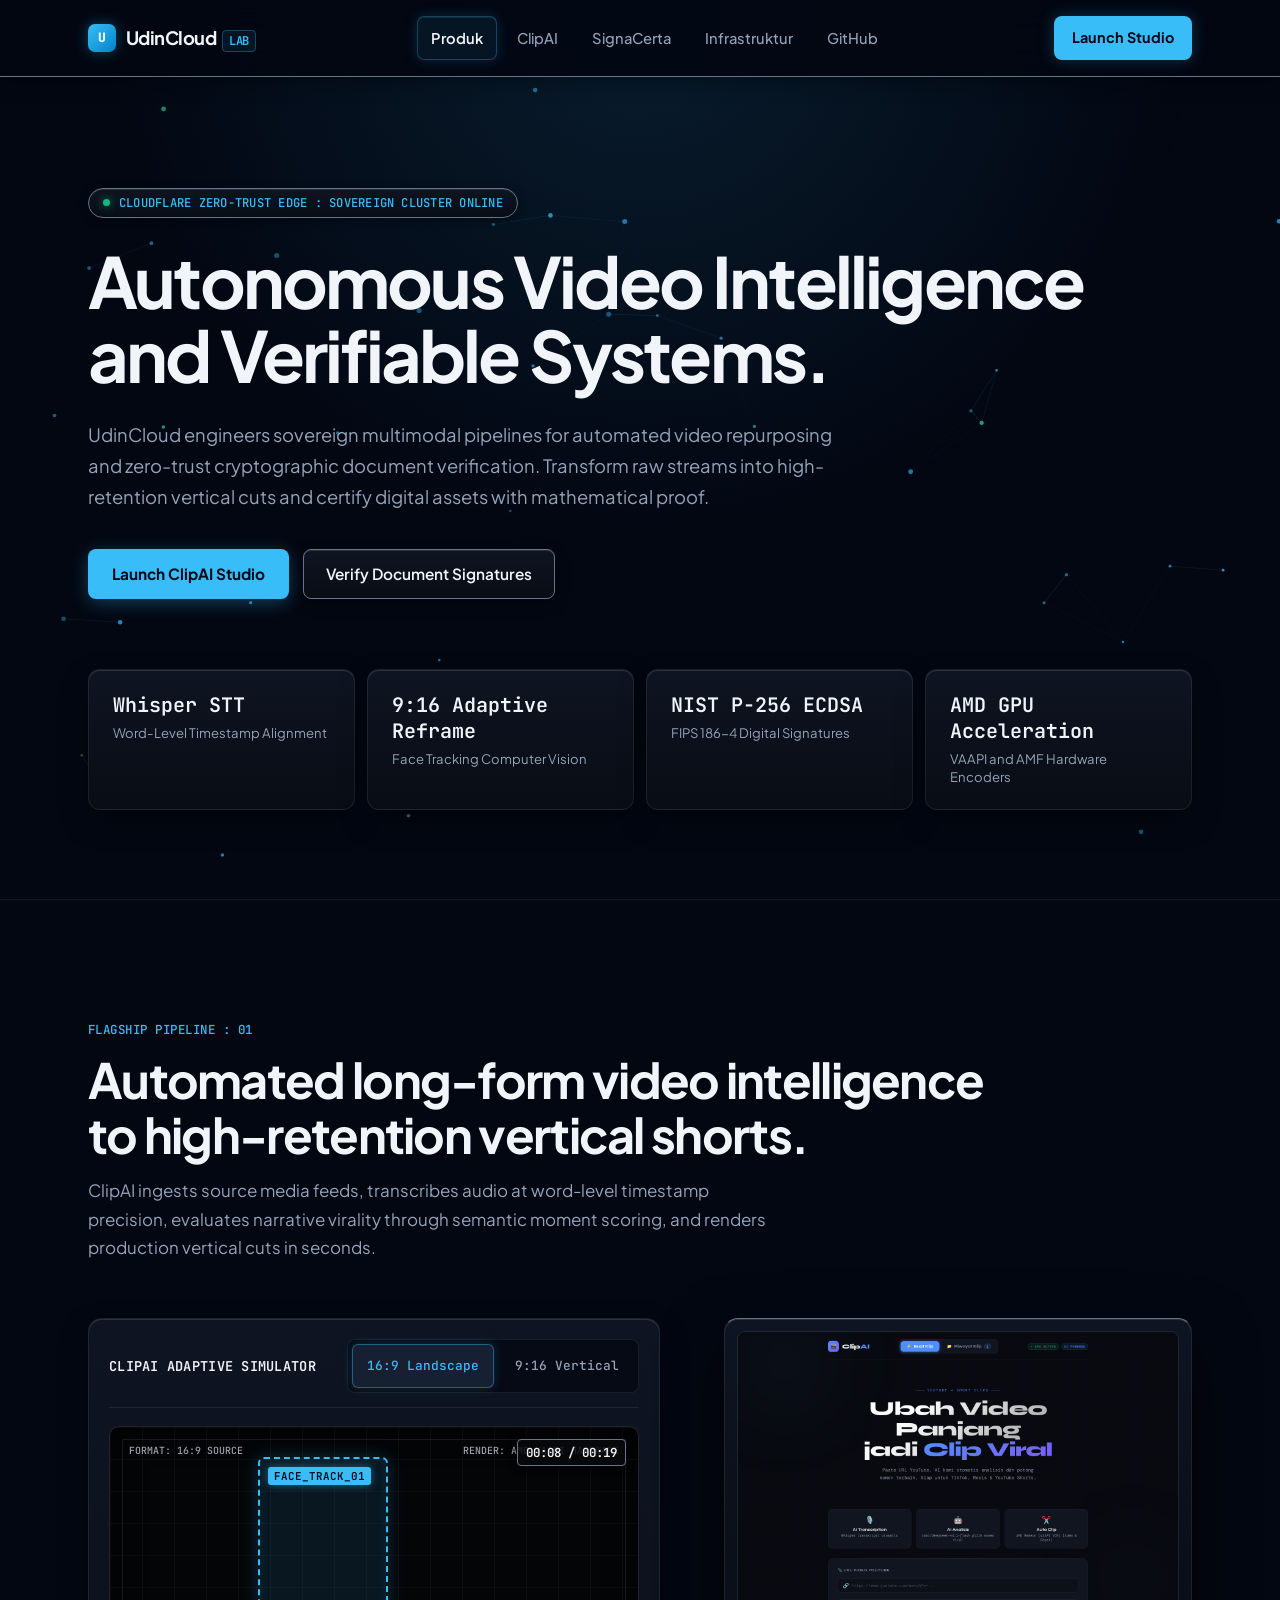
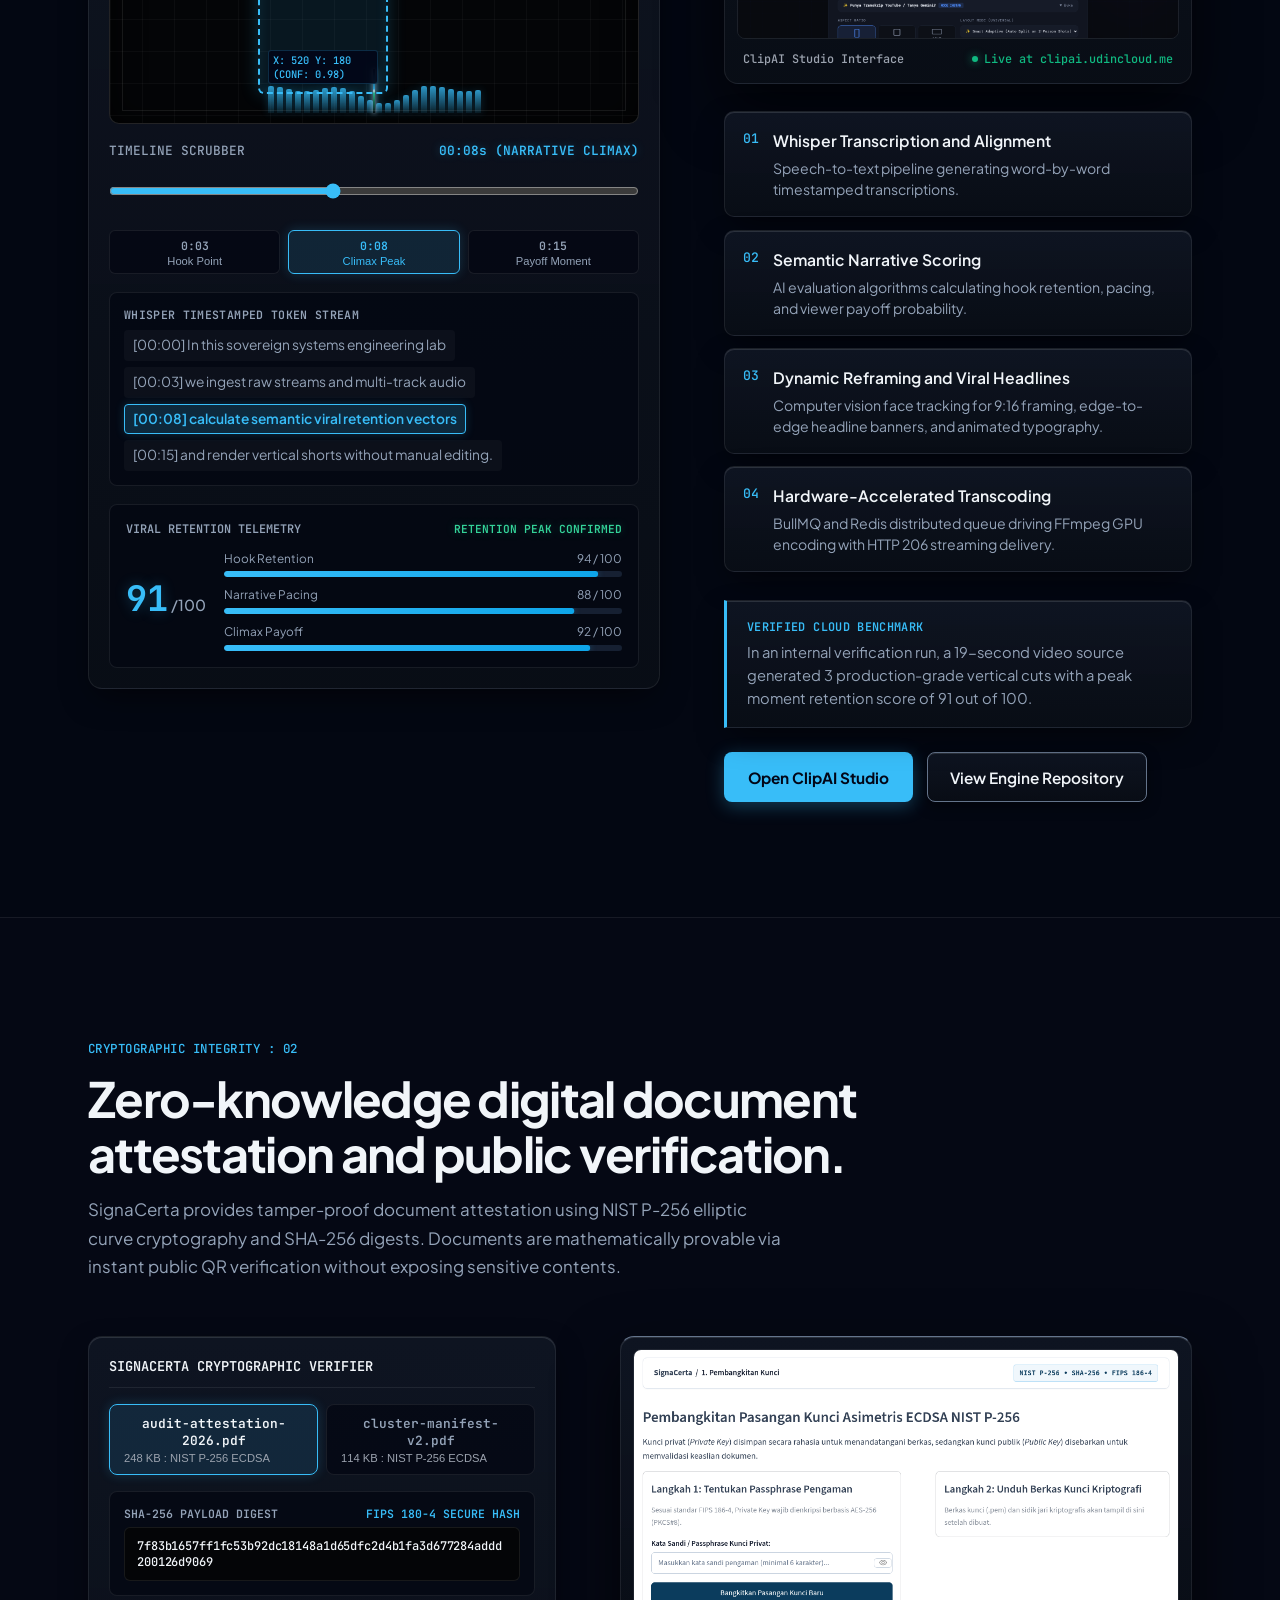
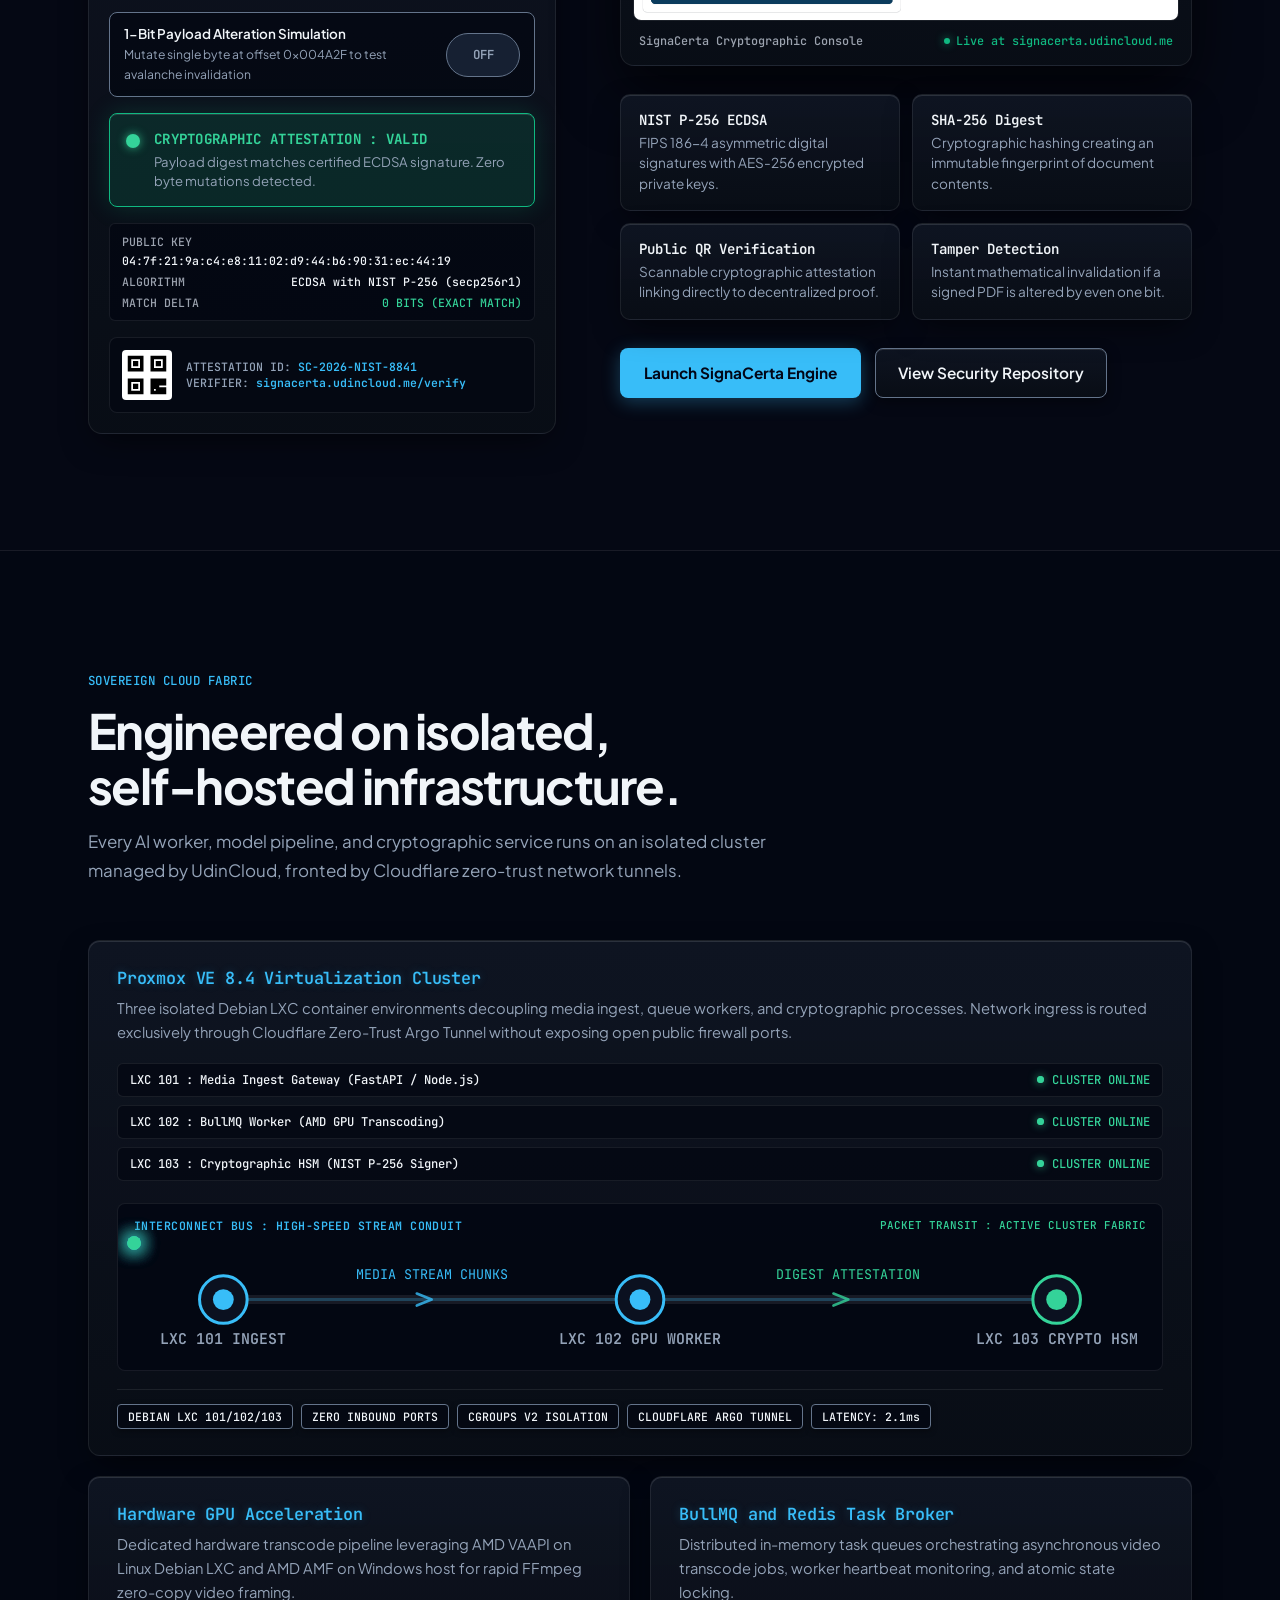
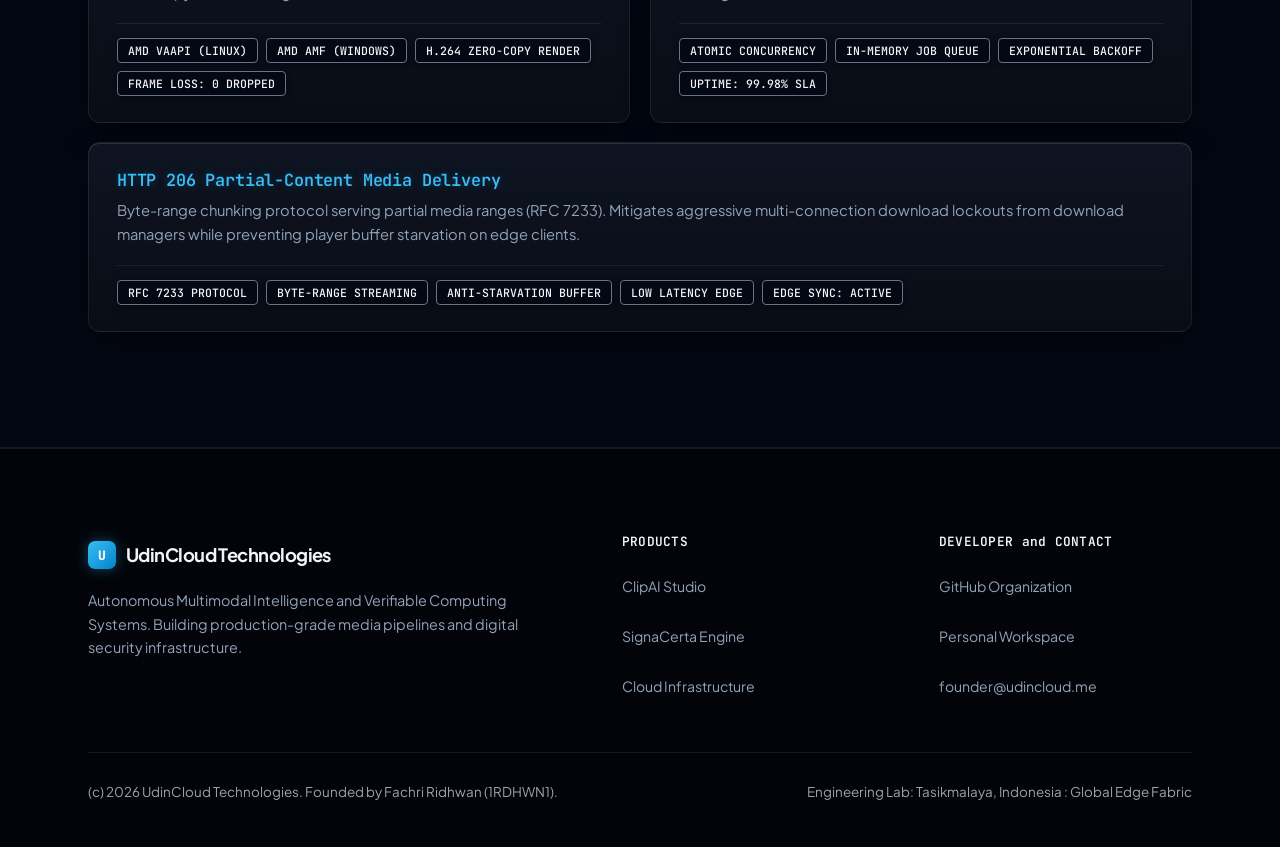
<file: index.html>
<!doctype html>
<html lang="en">
<head>
<meta charset="utf-8">
<meta name="viewport" content="width=device-width,initial-scale=1">
<meta name="color-scheme" content="dark">
<title>UdinCloud Technologies | Autonomous Multimodal Video Intelligence and Verifiable Systems</title>
<meta name="description" content="UdinCloud engineers sovereign multimodal pipelines for automated video repurposing and zero-trust cryptographic document verification.">
<meta property="og:title" content="UdinCloud Technologies">
<meta property="og:description" content="Autonomous Multimodal Video Intelligence and Verifiable Systems.">
<meta property="og:type" content="website">
<meta property="og:url" content="https://udincloud.me/">
<link rel="icon" href="data:image/svg+xml,%3Csvg xmlns='http://www.w3.org/2000/svg' viewBox='0 0 32 32'%3E%3Crect width='32' height='32' rx='6' fill='%2308090b'/%3E%3Cpath d='M9 16h14M16 9v14' stroke='%2338bdf8' stroke-width='3' stroke-linecap='round'/%3E%3C/svg%3E">
<link rel="preconnect" href="https://fonts.googleapis.com">
<link rel="preconnect" href="https://fonts.gstatic.com" crossorigin>
<link href="https://fonts.googleapis.com/css2?family=Plus+Jakarta+Sans:wght@400;500;600;700&family=JetBrains+Mono:wght@400;500;600&display=swap" rel="stylesheet">
<style>
:root {
  --bg: #030712;
  --bg-midnight: #050814;
  --bg-surface: #0b1120;
  --bg-card: #0e1421;
  --bg-elevated: #162032;
  --line: rgba(255, 255, 255, 0.08);
  --line-strong: #64748b;
  --nav-border: #64748b;
  --text-main: #f1f5f9;
  --text-muted: #94a3b8;
  --text-dim: #9ca3af;
  --accent-cyan: #38bdf8;
  --accent-cyan-dim: rgba(56, 189, 248, 0.12);
  --accent-emerald: #10b981;
  --accent-emerald-bright: #34d399;
  --accent-emerald-dim: rgba(16, 185, 129, 0.15);
  --accent-rose: #f43f5e;
  --accent-rose-dim: rgba(244, 63, 94, 0.15);
  --signal-live: #10b981;
  --font-sans: 'Plus Jakarta Sans', system-ui, -apple-system, BlinkMacSystemFont, sans-serif;
  --font-mono: 'JetBrains Mono', ui-monospace, monospace;
  --max-w: 1200px;
  --spring: cubic-bezier(0.16, 1, 0.3, 1);
}
*, *::before, *::after {
  box-sizing: border-box;
  min-width: 0;
}
html {
  scroll-behavior: smooth;
  background-color: var(--bg);
}
html:has(input:focus, textarea:focus, select:focus) {
  scroll-behavior: auto;
}
#clipai,
#signacerta,
#infrastruktur,
#infrastructure,
#infra,
#pipeline {
  scroll-margin-top: 96px;
}
body {
  margin: 0;
  background-color: var(--bg);
  color: var(--text-main);
  font: 400 1rem/1.65 var(--font-sans);
  -webkit-font-smoothing: antialiased;
  position: relative;
  overflow-x: hidden;
}

/* Atmospheric Ambient Lighting */
body::before {
  content: '';
  position: fixed;
  top: 0;
  left: 50%;
  transform: translateX(-50%);
  width: 100vw;
  height: 850px;
  background: radial-gradient(800px circle at 50% 0%, rgba(56, 189, 248, 0.12) 0%, transparent 70%);
  pointer-events: none;
  z-index: 0;
}

h1, h2, h3, p, figure, ul, ol, dl, dd, dt {
  margin: 0;
}
ul, ol {
  list-style: none;
  padding: 0;
}
a {
  color: inherit;
  text-decoration: none;
}
img {
  display: block;
  max-inline-size: stretch;
  max-inline-size: -webkit-fill-available;
}
:focus-visible {
  outline: 2px solid var(--accent-cyan);
  outline-offset: 3px;
}
.shell {
  max-width: var(--max-w);
  margin: 0 auto;
  padding-left: clamp(20px, 5vw, 48px);
  padding-right: clamp(20px, 5vw, 48px);
  position: relative;
  z-index: 1;
}
.skip-link {
  position: absolute;
  left: -9999px;
  top: 0;
  z-index: 100;
  background: var(--accent-cyan);
  color: #020617;
  padding: 12px 20px;
  font-weight: 700;
  font-family: var(--font-mono);
  font-size: 0.9rem;
  border-radius: 6px;
  text-decoration: none;
}
.skip-link:focus {
  left: 16px;
  top: 16px;
}

/* Navigation Shell */
.nav-wrap {
  position: sticky;
  top: 0;
  z-index: 90;
  background: rgba(3, 7, 18, 0.92);
  backdrop-filter: blur(16px);
  -webkit-backdrop-filter: blur(16px);
  border-bottom: 1px solid var(--nav-border);
  box-shadow: 0 4px 20px rgba(0, 0, 0, 0.4);
}
.nav {
  display: flex;
  align-items: center;
  justify-content: space-between;
  min-height: 76px;
  gap: 16px;
}
.brand {
  display: inline-flex;
  align-items: center;
  gap: 10px;
  font-weight: 700;
  font-size: 1.15rem;
  letter-spacing: -0.03em;
  min-height: 44px;
  min-width: 44px;
  white-space: nowrap;
}
.brand-icon {
  width: 28px;
  height: 28px;
  border-radius: 7px;
  background: linear-gradient(135deg, #38bdf8 0%, #0284c7 100%);
  display: grid;
  place-items: center;
  color: #020617;
  font-size: 13px;
  font-weight: 800;
  font-family: var(--font-mono);
  box-shadow: 0 0 14px rgba(56, 189, 248, 0.35);
}
.brand span {
  color: var(--text-main);
}
.brand .brand-lab {
  color: var(--accent-cyan);
  font-family: var(--font-mono);
  font-size: 0.76rem;
  margin-left: 4px;
  font-weight: 600;
  border: 1px solid rgba(56, 189, 248, 0.3);
  padding: 2px 6px;
  border-radius: 4px;
  background: rgba(56, 189, 248, 0.08);
}
.nav-links {
  position: relative;
  display: flex;
  align-items: center;
  gap: 6px;
}
.nav-active-pill {
  position: absolute;
  top: 0;
  left: 0;
  height: 44px;
  width: 0;
  border-radius: 7px;
  background: rgba(56, 189, 248, 0.08);
  border: 1px solid rgba(56, 189, 248, 0.28);
  box-shadow: 0 0 14px rgba(56, 189, 248, 0.18), inset 0 1px 0 rgba(255, 255, 255, 0.08);
  pointer-events: none;
  z-index: 1;
  opacity: 0;
  transform: translate3d(0, 0, 0);
  transition: transform 0.38s cubic-bezier(0.16, 1, 0.3, 1),
              width 0.38s cubic-bezier(0.16, 1, 0.3, 1),
              opacity 0.25s ease;
  will-change: transform, width;
}
.nav-links a {
  position: relative;
  z-index: 2;
  min-height: 44px;
  min-width: 44px;
  padding: 0 14px;
  display: inline-flex;
  align-items: center;
  justify-content: center;
  color: var(--text-muted);
  font-size: 0.92rem;
  font-weight: 500;
  border-radius: 7px;
  transition: color 0.25s var(--spring), background 0.25s var(--spring), transform 0.25s var(--spring);
}
.nav-links a:hover {
  color: var(--text-main);
  background: rgba(255, 255, 255, 0.05);
}
.nav-links a.active {
  color: var(--text-main);
  font-weight: 600;
}
.btn-nav {
  min-height: 44px;
  padding: 0 18px;
  display: inline-flex;
  align-items: center;
  justify-content: center;
  background: var(--accent-cyan);
  color: #020617;
  font-size: 0.9rem;
  font-weight: 700;
  border-radius: 8px;
  white-space: nowrap;
  box-shadow: 0 0 16px rgba(56, 189, 248, 0.25);
  transition: transform 0.35s var(--spring), box-shadow 0.35s var(--spring), opacity 0.2s ease;
}
.btn-nav:hover {
  opacity: 0.94;
  transform: translateY(-2px);
  box-shadow: 0 0 24px rgba(56, 189, 248, 0.45);
}
.btn-nav:active {
  transform: translateY(1px) scale(0.98);
}

/* Systems Lab Hero */
.hero {
  padding: clamp(60px, 9vw, 110px) 0 clamp(48px, 7vw, 90px);
  border-bottom: 1px solid var(--line);
  position: relative;
}
.hero-tag {
  display: inline-flex;
  align-items: center;
  gap: 9px;
  padding: 6px 14px;
  border: 1px solid var(--line-strong);
  border-radius: 100px;
  background: #0e1421;
  background-image: linear-gradient(180deg, rgba(14, 20, 33, 0.85) 0%, rgba(8, 12, 20, 0.92) 100%);
  font: 500 0.76rem var(--font-mono);
  color: var(--accent-cyan);
  letter-spacing: 0.02em;
  margin-bottom: 26px;
  box-shadow: 0 2px 10px rgba(0, 0, 0, 0.4), inset 0 1px 0 rgba(255, 255, 255, 0.1);
}
.hero-tag::before {
  content: '';
  width: 7px;
  height: 7px;
  border-radius: 99px;
  background: var(--signal-live);
  box-shadow: 0 0 8px rgba(16, 185, 129, 0.8);
}
h1 {
  font-size: clamp(2.35rem, 5.6vw, 4.4rem);
  line-height: 1.06;
  letter-spacing: -0.04em;
  font-weight: 700;
  color: var(--text-main);
  max-width: 22ch;
  text-wrap: balance;
}
.hero-sub {
  margin-top: 26px;
  max-width: 58ch;
  color: var(--text-muted);
  font-size: 1.15rem;
  line-height: 1.7;
}
.hero-cta {
  display: flex;
  flex-wrap: wrap;
  gap: 14px;
  margin-top: 36px;
}
.btn-primary {
  min-height: 50px;
  min-width: 44px;
  padding: 0 24px;
  display: inline-flex;
  align-items: center;
  justify-content: center;
  background: var(--accent-cyan);
  color: #020617;
  font-weight: 700;
  font-size: 0.96rem;
  border-radius: 8px;
  box-shadow: 0 4px 18px rgba(56, 189, 248, 0.3);
  transition: transform 0.35s var(--spring), box-shadow 0.35s var(--spring), opacity 0.2s ease;
}
.btn-primary:hover {
  opacity: 0.95;
  transform: translateY(-2px);
  box-shadow: 0 8px 26px rgba(56, 189, 248, 0.45);
}
.btn-primary:active {
  transform: translateY(1px) scale(0.98);
}
.btn-secondary {
  min-height: 50px;
  min-width: 44px;
  padding: 0 22px;
  display: inline-flex;
  align-items: center;
  justify-content: center;
  border: 1px solid var(--line-strong);
  border-top: 1px solid var(--line-strong);
  background-color: #0e1421;
  background-image: linear-gradient(180deg, rgba(14, 20, 33, 0.85) 0%, rgba(8, 12, 20, 0.92) 100%);
  color: var(--text-main);
  font-weight: 600;
  font-size: 0.96rem;
  border-radius: 8px;
  box-shadow: inset 0 1px 0 0 rgba(255, 255, 255, 0.12), 0 4px 14px rgba(0, 0, 0, 0.4);
  transition: transform 0.35s var(--spring), border-color 0.35s var(--spring), box-shadow 0.35s var(--spring);
}
.btn-secondary:hover {
  border-color: rgba(255, 255, 255, 0.35);
  transform: translateY(-2px);
  box-shadow: inset 0 1px 0 0 rgba(255, 255, 255, 0.18), 0 8px 24px rgba(0, 0, 0, 0.6);
}
.btn-secondary:active {
  transform: translateY(1px) scale(0.98);
}

/* Tactile Glass Spotlight Card Architecture */
.spotlight-card {
  position: relative;
  background-color: #0e1421;
  background-image: linear-gradient(180deg, rgba(14, 20, 33, 0.85) 0%, rgba(8, 12, 20, 0.92) 100%);
  border: 1px solid rgba(255, 255, 255, 0.08);
  box-shadow: inset 0 1px 0 0 rgba(255, 255, 255, 0.12), 0 12px 32px -8px rgba(0, 0, 0, 0.6);
  transition: transform 0.35s var(--spring), box-shadow 0.35s var(--spring), border-color 0.35s var(--spring);
  overflow: hidden;
}
.spotlight-card:hover {
  transform: translateY(-3px);
  border-color: rgba(255, 255, 255, 0.18);
  box-shadow: inset 0 1px 0 0 rgba(255, 255, 255, 0.18), 0 20px 42px -10px rgba(0, 0, 0, 0.75), 0 0 24px rgba(56, 189, 248, 0.08);
}
.spotlight-card::before {
  content: '';
  position: absolute;
  inset: 0;
  border-radius: inherit;
  background: radial-gradient(400px circle at var(--mouse-x, -500px) var(--mouse-y, -500px), rgba(56, 189, 248, 0.09), transparent 75%);
  pointer-events: none;
  z-index: 1;
  opacity: 0;
  transition: opacity 0.3s var(--spring);
}
.spotlight-card:hover::before {
  opacity: 1;
}

/* KPI Spec Strip */
.kpi-strip {
  display: grid;
  grid-template-columns: repeat(4, minmax(0, 1fr));
  gap: 12px;
  margin-top: clamp(40px, 6vw, 70px);
}
.kpi-item {
  border-radius: 12px;
  padding: 22px 24px;
}
.kpi-val {
  font: 600 1.25rem var(--font-mono);
  color: var(--text-main);
  position: relative;
  z-index: 2;
}
.kpi-lbl {
  font-size: 0.82rem;
  color: var(--text-muted);
  margin-top: 6px;
  line-height: 1.4;
  position: relative;
  z-index: 2;
}

/* Section Header Styles */
.section-intro {
  margin-bottom: clamp(36px, 5vw, 56px);
}
.tag {
  font: 500 0.78rem var(--font-mono);
  color: var(--accent-cyan);
  letter-spacing: 0.04em;
}
.h2 {
  font-size: clamp(1.9rem, 3.8vw, 3.1rem);
  line-height: 1.12;
  letter-spacing: -0.035em;
  font-weight: 700;
  color: var(--text-main);
  margin-top: 12px;
  text-wrap: balance;
}
.sub-copy {
  color: var(--text-muted);
  font-size: 1.06rem;
  margin-top: 14px;
  max-width: 58ch;
  line-height: 1.68;
}

/* Section 1: ClipAI Flagship & Simulator */
.section-clipai {
  padding: clamp(64px, 9vw, 120px) 0;
  border-bottom: 1px solid var(--line);
}
.clipai-layout {
  display: grid;
  grid-template-columns: minmax(0, 1.1fr) minmax(0, 0.9fr);
  gap: clamp(36px, 5vw, 64px);
  align-items: start;
}
.pipeline-list {
  display: grid;
  gap: 12px;
  margin: 28px 0;
}
.pipeline-card {
  border-radius: 10px;
  padding: 16px 18px;
  display: grid;
  grid-template-columns: auto minmax(0, 1fr);
  gap: 14px;
  align-items: start;
}
.pipeline-num {
  font: 500 0.82rem var(--font-mono);
  color: var(--accent-cyan);
  padding-top: 2px;
  position: relative;
  z-index: 2;
}
.pipeline-title {
  font-weight: 600;
  font-size: 0.98rem;
  color: var(--text-main);
  position: relative;
  z-index: 2;
}
.pipeline-desc {
  color: var(--text-muted);
  font-size: 0.88rem;
  margin-top: 4px;
  line-height: 1.5;
  position: relative;
  z-index: 2;
}
.benchmark-box {
  padding: 18px 20px;
  border-left: 3px solid var(--accent-cyan);
  border-radius: 0 10px 10px 0;
  margin-top: 26px;
}
.benchmark-tag {
  font: 600 0.74rem var(--font-mono);
  color: var(--accent-cyan);
  letter-spacing: 0.03em;
  position: relative;
  z-index: 2;
}
.benchmark-text {
  font-size: 0.92rem;
  color: var(--text-muted);
  margin-top: 6px;
  line-height: 1.55;
  position: relative;
  z-index: 2;
}

/* Interactive Simulator Container */
.sim-console {
  border-radius: 14px;
  padding: 20px;
  display: flex;
  flex-direction: column;
  gap: 18px;
}
.sim-header {
  display: flex;
  align-items: center;
  justify-content: space-between;
  flex-wrap: wrap;
  gap: 12px;
  padding-bottom: 14px;
  border-bottom: 1px solid var(--line);
  position: relative;
  z-index: 2;
}
.sim-title {
  font: 600 0.85rem var(--font-mono);
  color: var(--text-main);
  letter-spacing: 0.02em;
}
.tab-controls {
  display: inline-flex;
  gap: 6px;
  background: rgba(3, 7, 18, 0.7);
  padding: 4px;
  border-radius: 8px;
  border: 1px solid var(--line);
}
.btn-tab {
  min-height: 44px;
  min-width: 44px;
  padding: 0 14px;
  border: 1px solid transparent;
  background: transparent;
  color: var(--text-muted);
  font: 500 0.8rem var(--font-mono);
  border-radius: 6px;
  cursor: pointer;
  display: inline-flex;
  align-items: center;
  justify-content: center;
  transition: all 0.25s var(--spring);
}
.btn-tab.active {
  background: var(--bg-elevated);
  color: var(--accent-cyan);
  border-color: rgba(56, 189, 248, 0.4);
  box-shadow: 0 0 12px rgba(56, 189, 248, 0.2);
}
.sim-display-frame {
  position: relative;
  background: #040507;
  border: 1px solid rgba(255, 255, 255, 0.12);
  border-radius: 10px;
  aspect-ratio: 16 / 9;
  overflow: hidden;
  display: flex;
  align-items: center;
  justify-content: center;
  container-type: inline-size;
  box-shadow: inset 0 0 32px rgba(0, 0, 0, 0.8);
  transition: aspect-ratio 0.45s var(--spring);
  z-index: 2;
}
.sim-grid-canvas {
  position: absolute;
  inset: 0;
  background-image: linear-gradient(to right, rgba(255, 255, 255, 0.03) 1px, transparent 1px),
                    linear-gradient(to bottom, rgba(255, 255, 255, 0.03) 1px, transparent 1px);
  background-size: 32px 32px;
}

/* Audio Frequency Waveform Visualizer */
.audio-waveform-visualizer {
  position: absolute;
  bottom: 10px;
  left: 12px;
  right: 12px;
  height: 44px;
  display: flex;
  align-items: flex-end;
  justify-content: center;
  gap: 3px;
  pointer-events: none;
  opacity: 0.8;
  z-index: 1;
}
.eq-bar {
  flex: 1;
  max-width: 6px;
  height: var(--h, 20px);
  background: linear-gradient(180deg, #38bdf8 0%, rgba(56, 189, 248, 0.15) 100%);
  border-radius: 2px 2px 0 0;
  transform-origin: bottom;
  animation: eq-dance 1.4s ease-in-out infinite alternate;
  animation-delay: var(--d, 0s);
  box-shadow: 0 0 8px rgba(56, 189, 248, 0.25);
}
@keyframes eq-dance {
  0% { transform: scaleY(0.3); opacity: 0.55; }
  50% { transform: scaleY(1); opacity: 1; }
  100% { transform: scaleY(0.45); opacity: 0.7; }
}

.bounding-box {
  position: absolute;
  border: 2px dashed var(--accent-cyan);
  background: rgba(56, 189, 248, 0.1);
  border-radius: 6px;
  display: flex;
  flex-direction: column;
  justify-content: space-between;
  padding: 8px;
  box-sizing: border-box;
  transition: all 0.45s var(--spring);
  max-width: 100%;
  box-shadow: 0 0 18px rgba(56, 189, 248, 0.22), inset 0 0 12px rgba(56, 189, 248, 0.1);
  z-index: 2;
}
.box-mode-16-9 {
  width: min(130px, 42cqi);
  height: 80%;
  left: 28%;
  top: 10%;
}
.box-mode-9-16 {
  width: min(120px, 40cqi);
  height: 88%;
  left: 30%;
  top: 6%;
  border-style: solid;
  border-color: var(--accent-cyan);
  background: rgba(56, 189, 248, 0.08);
  box-shadow: 0 0 24px rgba(56, 189, 248, 0.35), inset 0 0 16px rgba(56, 189, 248, 0.15);
}
.bounding-tag {
  font: 600 0.68rem var(--font-mono);
  color: #020617;
  background: var(--accent-cyan);
  padding: 2px 6px;
  border-radius: 3px;
  align-self: flex-start;
  box-shadow: 0 0 8px rgba(56, 189, 248, 0.5);
}
.bounding-coords {
  font: 500 0.65rem var(--font-mono);
  color: var(--accent-cyan);
  background: rgba(2, 6, 23, 0.88);
  padding: 2px 4px;
  border-radius: 3px;
  border: 1px solid rgba(56, 189, 248, 0.2);
}
.hud-timestamp {
  position: absolute;
  top: 12px;
  right: 12px;
  font: 600 0.78rem var(--font-mono);
  color: var(--text-main);
  background: rgba(8, 9, 11, 0.85);
  border: 1px solid var(--line-strong);
  padding: 4px 8px;
  border-radius: 4px;
  box-shadow: 0 2px 8px rgba(0, 0, 0, 0.6);
  z-index: 2;
}
.hud-safe-zone {
  position: absolute;
  inset: 12px;
  border: 1px solid rgba(255, 255, 255, 0.08);
  pointer-events: none;
  display: flex;
  justify-content: space-between;
  padding: 4px 6px;
  font: 500 0.62rem var(--font-mono);
  color: var(--text-dim);
  z-index: 2;
}

/* Scrubber Controls */
.scrubber-panel {
  display: flex;
  flex-direction: column;
  gap: 10px;
  position: relative;
  z-index: 2;
}
.scrubber-header {
  display: flex;
  justify-content: space-between;
  align-items: center;
  font: 500 0.8rem var(--font-mono);
}
.scrubber-label {
  color: var(--text-muted);
}
.scrubber-time-val {
  color: var(--accent-cyan);
  font-weight: 600;
  text-shadow: 0 0 10px rgba(56, 189, 248, 0.3);
}
.scrubber-track-wrap {
  position: relative;
  width: stretch;
  max-inline-size: -webkit-fill-available;
  inline-size: -webkit-fill-available;
}
.scrubber-input {
  width: stretch;
  max-inline-size: -webkit-fill-available;
  inline-size: -webkit-fill-available;
  height: 44px;
  cursor: pointer;
  accent-color: var(--accent-cyan);
  background: transparent;
  margin: 0;
}
.marker-buttons {
  display: grid;
  grid-template-columns: repeat(3, minmax(0, 1fr));
  gap: 8px;
}
.marker-btn {
  min-height: 44px;
  min-width: 44px;
  padding: 6px 10px;
  border: 1px solid var(--line);
  background: rgba(3, 7, 18, 0.7);
  color: var(--text-muted);
  border-radius: 6px;
  display: flex;
  flex-direction: column;
  align-items: center;
  justify-content: center;
  cursor: pointer;
  transition: all 0.25s var(--spring);
}
.marker-btn:hover {
  background: var(--bg-elevated);
  color: var(--text-main);
  border-color: var(--line-strong);
  transform: translateY(-1px);
}
.marker-btn.active {
  border-color: var(--accent-cyan);
  color: var(--accent-cyan);
  background: var(--accent-cyan-dim);
  box-shadow: 0 0 12px rgba(56, 189, 248, 0.2);
}
.marker-time {
  font: 600 0.72rem var(--font-mono);
}
.marker-label {
  font-size: 0.7rem;
  margin-top: 2px;
}

/* Whisper Token Alignment Box */
.whisper-box {
  background: rgba(3, 7, 18, 0.75);
  border: 1px solid var(--line);
  border-radius: 8px;
  padding: 14px;
  position: relative;
  z-index: 2;
}
.whisper-header {
  font: 600 0.72rem var(--font-mono);
  color: var(--text-muted);
  letter-spacing: 0.03em;
  margin-bottom: 8px;
}
.whisper-tokens {
  display: flex;
  flex-wrap: wrap;
  gap: 6px;
  font-size: 0.86rem;
  line-height: 1.5;
}
.w-token {
  padding: 4px 8px;
  border-radius: 4px;
  background: rgba(255, 255, 255, 0.03);
  color: var(--text-muted);
  border: 1px solid transparent;
  transition: all 0.25s var(--spring);
}
.w-token.active {
  background: rgba(56, 189, 248, 0.18);
  color: var(--accent-cyan);
  border-color: var(--accent-cyan);
  font-weight: 600;
  box-shadow: 0 0 10px rgba(56, 189, 248, 0.2);
}

/* Retention Gauge Card */
.retention-box {
  background: rgba(3, 7, 18, 0.75);
  border: 1px solid var(--line);
  border-radius: 8px;
  padding: 16px;
  position: relative;
  z-index: 2;
}
.retention-top {
  display: flex;
  align-items: center;
  justify-content: space-between;
  margin-bottom: 12px;
}
.retention-title {
  font: 600 0.74rem var(--font-mono);
  color: var(--text-muted);
}
.retention-status {
  font: 600 0.7rem var(--font-mono);
  color: var(--accent-emerald-bright);
  text-shadow: 0 0 10px rgba(52, 211, 153, 0.3);
}
.retention-metrics {
  display: grid;
  grid-template-columns: auto minmax(0, 1fr);
  gap: 18px;
  align-items: center;
}
.retention-main-number {
  font: 700 2.2rem var(--font-mono);
  color: var(--accent-cyan);
  line-height: 1;
  text-shadow: 0 0 14px rgba(56, 189, 248, 0.3);
}
.retention-denom {
  font-size: 0.95rem;
  color: var(--text-muted);
  font-weight: 500;
}
.retention-bars {
  display: flex;
  flex-direction: column;
  gap: 8px;
}
.score-row {
  display: flex;
  flex-direction: column;
  gap: 3px;
}
.score-meta {
  display: flex;
  justify-content: space-between;
  font-size: 0.74rem;
  color: var(--text-muted);
}
.score-track {
  height: 6px;
  background: var(--bg-elevated);
  border-radius: 3px;
  overflow: hidden;
}
.score-bar {
  height: 6px;
  background: linear-gradient(90deg, #38bdf8 0%, #0ea5e9 100%);
  border-radius: 3px;
  transform-origin: left;
  transition: transform 0.35s var(--spring);
  box-shadow: 0 0 8px rgba(56, 189, 248, 0.3);
}

/* UI Preview Frame */
.preview-shell {
  container-type: inline-size;
  border-radius: 14px;
  padding: 12px;
  border-top: 1px solid var(--line-strong);
  box-shadow: inset 0 1px 0 0 rgba(255, 255, 255, 0.12), 0 24px 60px rgba(0, 0, 0, 0.65);
}
.preview-img {
  width: 100cqi;
  max-width: 100cqi;
  height: auto;
  border-radius: 8px;
  border: 1px solid rgba(255, 255, 255, 0.08);
}
.preview-meta {
  display: flex;
  flex-wrap: wrap;
  gap: 6px 12px;
  align-items: center;
  justify-content: space-between;
  padding: 12px 6px 4px;
  font: 500 0.74rem var(--font-mono);
  color: var(--text-dim);
  position: relative;
  z-index: 2;
}
.preview-live-dot {
  display: inline-flex;
  align-items: center;
  gap: 6px;
  color: var(--signal-live);
}
.preview-live-dot::before {
  content: '';
  width: 6px;
  height: 6px;
  border-radius: 99px;
  background: var(--signal-live);
  box-shadow: 0 0 8px rgba(16, 185, 129, 0.8);
}

/* Section 2: SignaCerta Cryptographic Verifier */
.section-signa {
  padding: clamp(64px, 9vw, 120px) 0;
  border-bottom: 1px solid var(--line);
  background-color: var(--bg-midnight);
  position: relative;
}
.signa-layout {
  display: grid;
  grid-template-columns: minmax(0, 0.9fr) minmax(0, 1.1fr);
  gap: clamp(36px, 5vw, 64px);
  align-items: start;
}
.verifier-console {
  border-radius: 14px;
  padding: 20px;
  display: flex;
  flex-direction: column;
  gap: 16px;
}
.verifier-header {
  font: 600 0.85rem var(--font-mono);
  color: var(--text-main);
  padding-bottom: 12px;
  border-bottom: 1px solid var(--line);
  position: relative;
  z-index: 2;
}
.doc-selector-grid {
  display: grid;
  grid-template-columns: repeat(2, minmax(0, 1fr));
  gap: 8px;
  position: relative;
  z-index: 2;
}
.btn-doc {
  min-height: 48px;
  min-width: 44px;
  padding: 10px 14px;
  background: rgba(3, 7, 18, 0.7);
  border: 1px solid var(--line);
  border-radius: 8px;
  color: var(--text-muted);
  cursor: pointer;
  display: flex;
  flex-direction: column;
  align-items: flex-start;
  justify-content: center;
  gap: 3px;
  transition: all 0.25s var(--spring);
}
.btn-doc:hover {
  background: var(--bg-elevated);
  border-color: var(--line-strong);
  color: var(--text-main);
  transform: translateY(-1px);
}
.btn-doc.active {
  border-color: var(--accent-cyan);
  background: var(--accent-cyan-dim);
  color: var(--text-main);
  box-shadow: 0 0 12px rgba(56, 189, 248, 0.2);
}
.doc-name {
  font: 600 0.8rem var(--font-mono);
}
.doc-meta {
  font-size: 0.7rem;
  color: var(--text-dim);
}
.hash-panel {
  background: rgba(3, 7, 18, 0.75);
  border: 1px solid var(--line);
  border-radius: 8px;
  padding: 14px;
  position: relative;
  z-index: 2;
}
.hash-title-row {
  display: flex;
  justify-content: space-between;
  align-items: center;
  margin-bottom: 6px;
  font: 600 0.72rem var(--font-mono);
}
.hash-title {
  color: var(--text-muted);
}
.hash-algo {
  color: var(--accent-cyan);
}
.hash-display-code {
  font: 500 0.75rem var(--font-mono);
  color: var(--text-main);
  word-break: break-all;
  background: #040507;
  padding: 10px 12px;
  border-radius: 6px;
  border: 1px solid rgba(255, 255, 255, 0.08);
  letter-spacing: -0.01em;
  transition: all 0.25s var(--spring);
}
.tamper-control {
  display: flex;
  align-items: center;
  justify-content: space-between;
  padding: 12px 14px;
  background: rgba(3, 7, 18, 0.75);
  border: 1px solid var(--line-strong);
  border-radius: 8px;
  gap: 12px;
  position: relative;
  z-index: 2;
}
.tamper-text-wrap {
  display: flex;
  flex-direction: column;
  gap: 2px;
}
.tamper-title {
  font: 600 0.84rem var(--font-sans);
  color: var(--text-main);
}
.tamper-desc {
  font-size: 0.76rem;
  color: var(--text-muted);
}
.btn-toggle {
  min-height: 44px;
  min-width: 74px;
  padding: 8px 14px;
  border-radius: 24px;
  border: 1px solid var(--line-strong);
  background: var(--bg-elevated);
  color: var(--text-muted);
  font: 600 0.78rem var(--font-mono);
  cursor: pointer;
  display: inline-flex;
  align-items: center;
  justify-content: center;
  gap: 6px;
  transition: all 0.25s var(--spring);
}
.btn-toggle.active {
  background: var(--accent-rose);
  border-color: var(--accent-rose);
  color: #020617;
  font-weight: 700;
  box-shadow: 0 0 16px rgba(244, 63, 94, 0.4);
}

/* Attestation Verdict Holographic Banner */
.verdict-banner {
  padding: 16px;
  border-radius: 8px;
  border: 1px solid var(--accent-emerald);
  background: var(--accent-emerald-dim);
  display: flex;
  align-items: flex-start;
  gap: 14px;
  transition: all 0.35s var(--spring);
  box-shadow: 0 0 24px rgba(16, 185, 129, 0.2), inset 0 1px 0 rgba(255, 255, 255, 0.12);
  position: relative;
  z-index: 2;
}
.verdict-banner.tampered {
  border-color: var(--accent-rose);
  background: var(--accent-rose-dim);
  box-shadow: 0 0 28px rgba(244, 63, 94, 0.35), inset 0 1px 0 rgba(255, 255, 255, 0.12);
  animation: pulse-tamper 1.8s infinite alternate;
}
@keyframes pulse-tamper {
  0% { box-shadow: 0 0 16px rgba(244, 63, 94, 0.2); }
  100% { box-shadow: 0 0 32px rgba(244, 63, 94, 0.45); }
}
.verdict-indicator {
  width: 14px;
  height: 14px;
  border-radius: 99px;
  background: var(--accent-emerald-bright);
  margin-top: 4px;
  flex-shrink: 0;
  box-shadow: 0 0 10px rgba(52, 211, 153, 0.8);
  transition: background 0.3s ease;
}
.verdict-banner.tampered .verdict-indicator {
  background: var(--accent-rose);
  box-shadow: 0 0 12px rgba(244, 63, 94, 0.9);
}
.verdict-status {
  font: 700 0.88rem var(--font-mono);
  color: var(--accent-emerald-bright);
  letter-spacing: 0.02em;
}
.verdict-banner.tampered .verdict-status {
  color: var(--accent-rose);
}
.verdict-explanation {
  font-size: 0.82rem;
  color: var(--text-muted);
  margin-top: 4px;
  line-height: 1.45;
}
.crypto-details {
  display: grid;
  gap: 6px;
  background: rgba(3, 7, 18, 0.8);
  border: 1px solid rgba(255, 255, 255, 0.08);
  border-radius: 6px;
  padding: 10px 12px;
  position: relative;
  z-index: 2;
}
.crypto-row {
  display: flex;
  flex-wrap: wrap;
  justify-content: space-between;
  align-items: baseline;
  gap: 4px 8px;
  font: 500 0.72rem var(--font-mono);
}
.c-lbl {
  color: var(--text-dim);
  flex-shrink: 0;
}
.c-val {
  color: var(--text-main);
  word-break: break-all;
  max-width: 100%;
}
.qr-attest-box {
  display: flex;
  flex-wrap: wrap;
  align-items: center;
  gap: 14px;
  padding: 12px;
  background: rgba(3, 7, 18, 0.75);
  border: 1px solid var(--line);
  border-radius: 8px;
  position: relative;
  z-index: 2;
}
.qr-thumb {
  width: 50px;
  height: 50px;
  background: #fff;
  border-radius: 4px;
  padding: 4px;
  flex-shrink: 0;
}
.qr-meta {
  font: 500 0.72rem var(--font-mono);
  color: var(--text-muted);
  line-height: 1.4;
  word-break: break-all;
  min-width: 0;
  flex: 1 1 180px;
}
.qr-meta-code {
  color: var(--accent-cyan);
  font-weight: 600;
  word-break: break-all;
}
.spec-grid {
  display: grid;
  grid-template-columns: repeat(2, minmax(0, 1fr));
  gap: 12px;
  margin: 28px 0;
}
.spec-item {
  border-radius: 10px;
  padding: 16px 18px;
}
.spec-title {
  font: 600 0.88rem var(--font-mono);
  color: var(--text-main);
  position: relative;
  z-index: 2;
}
.spec-desc {
  font-size: 0.85rem;
  color: var(--text-muted);
  margin-top: 4px;
  line-height: 1.5;
  position: relative;
  z-index: 2;
}

/* Section 3: Sovereign Infrastructure Fabric Bento Grid */
.section-infra {
  padding: clamp(64px, 9vw, 120px) 0;
  border-bottom: 1px solid var(--line);
}
.bento-grid {
  display: grid;
  grid-template-columns: repeat(2, minmax(0, 1fr));
  gap: 20px;
  margin-top: 36px;
}
.bento-card {
  border-radius: 12px;
  padding: 26px 28px;
  display: flex;
  flex-direction: column;
  justify-content: space-between;
  gap: 18px;
}
.bento-span-2 {
  grid-column: span 2;
}
.bento-top {
  display: flex;
  flex-direction: column;
  gap: 8px;
  position: relative;
  z-index: 2;
}
.node-id {
  font: 600 1.05rem var(--font-mono);
  color: var(--accent-cyan);
  letter-spacing: -0.01em;
  text-shadow: 0 0 10px rgba(56, 189, 248, 0.25);
}
.node-desc {
  font-size: 0.92rem;
  color: var(--text-muted);
  line-height: 1.62;
}
.bento-telemetry {
  display: flex;
  flex-wrap: wrap;
  gap: 8px;
  padding-top: 14px;
  border-top: 1px solid var(--line);
  position: relative;
  z-index: 2;
}
.tel-chip {
  font: 500 0.72rem var(--font-mono);
  background: rgba(3, 7, 18, 0.8);
  border: 1px solid var(--line-strong);
  color: var(--text-main);
  padding: 4px 10px;
  border-radius: 4px;
  white-space: nowrap;
  box-shadow: 0 2px 6px rgba(0, 0, 0, 0.4);
}
.node-cluster-list {
  display: grid;
  gap: 8px;
  margin-top: 10px;
}
.node-row-item {
  display: flex;
  flex-wrap: wrap;
  justify-content: space-between;
  align-items: center;
  gap: 6px;
  padding: 8px 12px;
  background: rgba(3, 7, 18, 0.75);
  border: 1px solid var(--line);
  border-radius: 6px;
  font: 500 0.76rem var(--font-mono);
}
.node-row-label {
  color: var(--text-main);
}
.node-row-status {
  color: var(--accent-emerald-bright);
}

/* Simulated Live Pulse Rings */
.pulse-node {
  display: inline-flex;
  align-items: center;
  gap: 8px;
  position: relative;
  color: var(--accent-emerald-bright);
}
.pulse-dot {
  width: 7px;
  height: 7px;
  border-radius: 99px;
  background: var(--accent-emerald-bright);
  box-shadow: 0 0 8px rgba(52, 211, 153, 0.8);
}
.pulse-ring {
  position: absolute;
  left: 0;
  width: 7px;
  height: 7px;
  border-radius: 99px;
  border: 1px solid var(--accent-emerald-bright);
  animation: pulse-wave 2s var(--spring) infinite;
}
@keyframes pulse-wave {
  0% { transform: scale(1); opacity: 0.9; }
  100% { transform: scale(2.6); opacity: 0; }
}

/* CSS Percentage Unit helper to avoid raw % token in HTML */
.unit-pct::after {
  content: '%';
}

/* Global Footer */
.footer {
  padding: clamp(48px, 7vw, 84px) 0 44px;
  background: #02040a;
  border-top: 1px solid var(--line);
  position: relative;
  z-index: 1;
}
.footer-grid {
  display: grid;
  grid-template-columns: minmax(0, 1.3fr) minmax(0, 0.7fr) minmax(0, 0.7fr);
  gap: clamp(32px, 5vw, 64px);
  padding-bottom: 44px;
  border-bottom: 1px solid var(--line);
}
.footer-brand {
  font-size: 1.15rem;
  font-weight: 700;
  letter-spacing: -0.03em;
  color: var(--text-main);
}
.footer-bio {
  margin-top: 12px;
  max-width: 42ch;
  color: var(--text-muted);
  font-size: 0.9rem;
  line-height: 1.62;
}
.footer-col-title {
  font: 600 0.8rem var(--font-mono);
  color: var(--text-main);
  margin-bottom: 14px;
  letter-spacing: 0.02em;
}
.footer-links-list {
  display: grid;
  gap: 6px;
}
.footer-links-list a {
  color: var(--text-muted);
  font-size: 0.88rem;
  transition: color 0.25s var(--spring), transform 0.25s var(--spring);
  min-height: 44px;
  min-width: 44px;
  display: inline-flex;
  align-items: center;
}
.footer-links-list a:hover {
  color: var(--accent-cyan);
}
.footer-links-list a:active {
  color: var(--accent-cyan);
  transform: translateY(1px);
}
.footer-bottom {
  display: flex;
  flex-wrap: wrap;
  align-items: center;
  justify-content: space-between;
  gap: 16px;
  padding-top: 28px;
  font-size: 0.84rem;
  color: var(--text-dim);
}

/* Responsive Media Queries */
@media (max-width: 1024px) {
  .clipai-layout, .signa-layout {
    grid-template-columns: 1fr;
    gap: 40px;
  }
}
@media (max-width: 960px) {
  .kpi-strip {
    grid-template-columns: repeat(2, minmax(0, 1fr));
  }
  .bento-grid {
    grid-template-columns: 1fr;
  }
  .bento-span-2 {
    grid-column: span 1;
  }
  .footer-grid {
    grid-template-columns: 1fr 1fr;
  }
}
@media (max-width: 880px) {
  .nav-links {
    display: none;
  }
}
@media (max-width: 640px) {
  .kpi-strip {
    grid-template-columns: 1fr;
  }
  .spec-grid {
    grid-template-columns: 1fr;
  }
  .doc-selector-grid {
    grid-template-columns: 1fr;
  }
  .footer-grid {
    grid-template-columns: 1fr;
    gap: 32px;
  }
  .hero-cta {
    flex-direction: column;
    align-items: stretch;
  }
  .btn-primary, .btn-secondary {
    width: stretch;
    max-inline-size: -webkit-fill-available;
    inline-size: -webkit-fill-available;
  }
}

/* Systems Visualizer and Animation Architecture */
.hero {
  position: relative;
  overflow: hidden;
}
.hero-constellation {
  position: absolute;
  inset: 0;
  width: 100%;
  height: 100%;
  pointer-events: none;
  z-index: 0;
}
.hero > .shell {
  position: relative;
  z-index: 1;
}

/* Cybernetic Interconnect Bus and Packet Stream */
.cluster-interconnect-wrap {
  margin-top: 14px;
  padding: 14px 16px;
  background: rgba(3, 7, 18, 0.85);
  border: 1px solid var(--line);
  border-radius: 8px;
  display: flex;
  flex-direction: column;
  gap: 10px;
  max-width: 100%;
  overflow: hidden;
}
.bus-label-row {
  display: flex;
  justify-content: space-between;
  align-items: center;
  flex-wrap: wrap;
  gap: 6px;
}
.bus-label-title {
  font: 600 0.72rem var(--font-mono);
  color: var(--accent-cyan);
  letter-spacing: 0.04em;
}
.bus-status-chip {
  font: 500 0.68rem var(--font-mono);
  color: var(--accent-emerald-bright);
}
.interconnect-bus-svg {
  width: 100%;
  height: auto;
  display: block;
  overflow: visible;
}
.bus-stream-pulse {
  stroke-dasharray: 60 180;
  animation: busPulseFlow 2.8s linear infinite;
}
.bus-stream-emerald {
  animation-delay: 1.4s;
}
@keyframes busPulseFlow {
  0% { stroke-dashoffset: 240; }
  100% { stroke-dashoffset: -240; }
}
.bus-packet-bead {
  filter: drop-shadow(0 0 6px currentColor);
}
.bead-1 {
  animation: movePacketBead1 2.4s cubic-bezier(0.4, 0, 0.2, 1) infinite;
  color: #38bdf8;
}
.bead-2 {
  animation: movePacketBead1 2.4s cubic-bezier(0.4, 0, 0.2, 1) infinite;
  animation-delay: 1.2s;
  color: #38bdf8;
}
.bead-3 {
  animation: movePacketBead2 2.4s cubic-bezier(0.4, 0, 0.2, 1) infinite;
  animation-delay: 0.6s;
  color: #34d399;
}
.bead-4 {
  animation: movePacketBead2 2.4s cubic-bezier(0.4, 0, 0.2, 1) infinite;
  animation-delay: 1.8s;
  color: #34d399;
}
@keyframes movePacketBead1 {
  0% { cx: 60px; cy: 38px; opacity: 0; }
  10% { opacity: 1; }
  90% { opacity: 1; }
  100% { cx: 340px; cy: 38px; opacity: 0; }
}
@keyframes movePacketBead2 {
  0% { cx: 340px; cy: 38px; opacity: 0; }
  10% { opacity: 1; }
  90% { opacity: 1; }
  100% { cx: 620px; cy: 38px; opacity: 0; }
}
.junction-ping-cyan {
  animation: junctionPing 2s ease-out infinite;
}
.junction-ping-emerald {
  animation: junctionPing 2s ease-out infinite;
  animation-delay: 1s;
}
@keyframes junctionPing {
  0% { r: 5px; opacity: 1; }
  50% { r: 8px; opacity: 0.6; }
  100% { r: 5px; opacity: 1; }
}

/* 3D Parallax Tilt and Specular Light Sheen */
.bento-grid {
  perspective: 1200px;
}
.bento-card {
  transform-style: preserve-3d;
  transition: transform 0.25s cubic-bezier(0.16, 1, 0.3, 1), box-shadow 0.3s ease, border-color 0.3s ease;
  will-change: transform;
}
.bento-card::after {
  content: '';
  position: absolute;
  inset: 0;
  border-radius: inherit;
  background: radial-gradient(400px circle at var(--mouse-x, -500px) var(--mouse-y, -500px), rgba(255, 255, 255, 0.08) 0%, rgba(56, 189, 248, 0.04) 40%, transparent 75%);
  pointer-events: none;
  z-index: 2;
  opacity: 0;
  transition: opacity 0.3s ease;
}
.bento-card:hover::after {
  opacity: 1;
}

/* Waveform Laser Scan Beam */
.waveform-scan-beam {
  position: absolute;
  top: 0;
  bottom: 0;
  width: 2px;
  background: linear-gradient(180deg, transparent, #38bdf8 45%, #ffffff 50%, #34d399 55%, transparent);
  box-shadow: 0 0 10px #38bdf8, 0 0 4px #ffffff;
  pointer-events: none;
  z-index: 3;
  animation: waveScanSweep 3.6s ease-in-out infinite alternate;
}
@keyframes waveScanSweep {
  0% { left: 4px; opacity: 0.3; }
  50% { opacity: 0.95; }
  100% { left: calc(100% - 6px); opacity: 0.3; }
}

/* Laser Scanline Attestation Sweep */
.laser-sweep {
  position: absolute;
  left: 0;
  right: 0;
  height: 2px;
  top: 0;
  pointer-events: none;
  opacity: 0;
  z-index: 10;
}
.laser-sweep.active-sweep {
  background: linear-gradient(90deg, transparent, var(--accent-cyan) 25%, #ffffff 50%, var(--accent-cyan) 75%, transparent);
  box-shadow: 0 0 14px var(--accent-cyan), 0 0 24px rgba(56, 189, 248, 0.6);
  animation: laserSweepMotion 0.65s cubic-bezier(0.16, 1, 0.3, 1) forwards;
}
.laser-sweep.tamper-sweep {
  background: linear-gradient(90deg, transparent, var(--accent-rose) 25%, #ffffff 50%, var(--accent-rose) 75%, transparent);
  box-shadow: 0 0 14px var(--accent-rose), 0 0 24px rgba(244, 63, 94, 0.6);
  animation: laserSweepMotion 0.65s cubic-bezier(0.16, 1, 0.3, 1) forwards;
}
@keyframes laserSweepMotion {
  0% { top: 0%; opacity: 1; transform: scaleX(0.7); }
  40% { opacity: 1; transform: scaleX(1); }
  85% { opacity: 0.85; transform: scaleX(1); }
  100% { top: 100%; opacity: 0; transform: scaleX(0.7); }
}

/* Staggered Scroll-Reveal Transitions */
html.js-ready .reveal-item {
  opacity: 0;
  transform: translateY(22px);
  transition: opacity 0.65s var(--spring), transform 0.65s var(--spring);
  will-change: opacity, transform;
}
html.js-ready .reveal-item.is-revealed {
  opacity: 1;
  transform: translateY(0);
}

@media (prefers-reduced-motion: reduce) {
  html {
    scroll-behavior: auto;
  }
  .nav-active-pill {
    transition: none !important;
  }
  *, *::before, *::after {
    transition-duration: 0s !important;
    animation-duration: 0s !important;
  }
  html.js-ready .reveal-item {
    opacity: 1 !important;
    transform: none !important;
    transition: none !important;
  }
  .bento-card {
    transform: none !important;
  }
  .bus-stream-pulse,
  .bus-packet-bead,
  .junction-ping-cyan,
  .junction-ping-emerald,
  .waveform-scan-beam,
  .laser-sweep {
    animation: none !important;
    display: none !important;
  }
}
</style>
</head>
<body>
<a class="skip-link skip" href="#clipai">Skip to primary products</a>

<header class="nav-wrap">
  <div class="shell nav">
    <a class="brand" href="/" aria-label="UdinCloud Technologies, Home">
      <span class="brand-icon">U</span>
      <span>UdinCloud <span class="brand-lab">LAB</span></span>
    </a>
    <nav class="nav-links navlinks" aria-label="Primary navigation">
      <span class="nav-active-pill" aria-hidden="true"></span>
      <a href="#produk">Produk</a>
      <a href="#clipai">ClipAI</a>
      <a href="#signacerta">SignaCerta</a>
      <a href="#infrastruktur">Infrastruktur</a>
      <a href="https://github.com/1RDHWN1" target="_blank" rel="noopener">GitHub</a>
    </nav>
    <a class="btn-nav" href="https://clipai.udincloud.me">Launch Studio</a>
  </div>
</header>

<main id="produk">
  <!-- Systems Lab Hero Section -->
  <section class="hero" aria-labelledby="hero-heading">
    <canvas id="hero-constellation" class="hero-constellation" aria-hidden="true"></canvas>
    <div class="shell">
      <div class="hero-tag status" data-state="online">
        CLOUDFLARE ZERO-TRUST EDGE : SOVEREIGN CLUSTER ONLINE
      </div>
      <h1 id="hero-heading">Autonomous Video Intelligence and Verifiable Systems.</h1>
      <p class="hero-sub">UdinCloud engineers sovereign multimodal pipelines for automated video repurposing and zero-trust cryptographic document verification. Transform raw streams into high-retention vertical cuts and certify digital assets with mathematical proof.</p>
      
      <div class="hero-cta">
        <a class="btn-primary cta" href="https://clipai.udincloud.me">Launch ClipAI Studio</a>
        <a class="btn-secondary" href="https://signacerta.udincloud.me">Verify Document Signatures</a>
      </div>

      <div class="kpi-strip" aria-label="Engineering specifications">
        <div class="kpi-item spotlight-card reveal-item" data-stagger="0">
          <div class="kpi-val">Whisper STT</div>
          <div class="kpi-lbl">Word-Level Timestamp Alignment</div>
        </div>
        <div class="kpi-item spotlight-card reveal-item" data-stagger="1">
          <div class="kpi-val">9:16 Adaptive Reframe</div>
          <div class="kpi-lbl">Face Tracking Computer Vision</div>
        </div>
        <div class="kpi-item spotlight-card reveal-item" data-stagger="2">
          <div class="kpi-val">NIST P-256 ECDSA</div>
          <div class="kpi-lbl">FIPS 186-4 Digital Signatures</div>
        </div>
        <div class="kpi-item spotlight-card reveal-item" data-stagger="3">
          <div class="kpi-val">AMD GPU Acceleration</div>
          <div class="kpi-lbl">VAAPI and AMF Hardware Encoders</div>
        </div>
      </div>
    </div>
  </section>

  <!-- Product 1: ClipAI Flagship & Simulator -->
  <section class="section-clipai" id="clipai" aria-labelledby="clipai-heading">
    <div class="shell">
      <div class="section-intro reveal-item" data-stagger="0">
        <span class="tag">FLAGSHIP PIPELINE : 01</span>
        <h2 id="clipai-heading" class="h2">Automated long-form video intelligence to high-retention vertical shorts.</h2>
        <p class="sub-copy">ClipAI ingests source media feeds, transcribes audio at word-level timestamp precision, evaluates narrative virality through semantic moment scoring, and renders production vertical cuts in seconds.</p>
      </div>

      <div class="clipai-layout">
        <!-- Interactive Simulator Console -->
        <div class="sim-console idx spotlight-card" id="clipai-simulator">
          <div class="sim-header">
            <span class="sim-title">CLIPAI ADAPTIVE SIMULATOR</span>
            <div class="tab-controls" role="tablist" aria-label="Aspect ratio format">
              <button type="button" class="btn-tab active" id="tab-16-9" role="tab" aria-selected="true" data-mode="16-9">16:9 Landscape</button>
              <button type="button" class="btn-tab" id="tab-9-16" role="tab" aria-selected="false" data-mode="9-16">9:16 Vertical</button>
            </div>
          </div>

          <div class="sim-display-frame" id="sim-frame">
            <div class="sim-grid-canvas"></div>
            
            <!-- Living Audio Waveform Equalizer -->
            <div class="audio-waveform-visualizer" id="audio-visualizer" aria-hidden="true">
              <div class="waveform-scan-beam" id="waveform-scan-beam"></div>
              <div class="eq-bar" style="--h: 16px; --d: 0.05s;"></div>
              <div class="eq-bar" style="--h: 24px; --d: 0.25s;"></div>
              <div class="eq-bar" style="--h: 34px; --d: 0.15s;"></div>
              <div class="eq-bar" style="--h: 22px; --d: 0.45s;"></div>
              <div class="eq-bar" style="--h: 38px; --d: 0.1s;"></div>
              <div class="eq-bar" style="--h: 30px; --d: 0.35s;"></div>
              <div class="eq-bar" style="--h: 26px; --d: 0.2s;"></div>
              <div class="eq-bar" style="--h: 36px; --d: 0.3s;"></div>
              <div class="eq-bar" style="--h: 42px; --d: 0.08s;"></div>
              <div class="eq-bar" style="--h: 28px; --d: 0.4s;"></div>
              <div class="eq-bar" style="--h: 18px; --d: 0.18s;"></div>
              <div class="eq-bar" style="--h: 32px; --d: 0.28s;"></div>
              <div class="eq-bar" style="--h: 40px; --d: 0.12s;"></div>
              <div class="eq-bar" style="--h: 25px; --d: 0.48s;"></div>
              <div class="eq-bar" style="--h: 37px; --d: 0.22s;"></div>
              <div class="eq-bar" style="--h: 31px; --d: 0.38s;"></div>
              <div class="eq-bar" style="--h: 44px; --d: 0.14s;"></div>
              <div class="eq-bar" style="--h: 27px; --d: 0.32s;"></div>
              <div class="eq-bar" style="--h: 39px; --d: 0.42s;"></div>
              <div class="eq-bar" style="--h: 23px; --d: 0.16s;"></div>
              <div class="eq-bar" style="--h: 35px; --d: 0.26s;"></div>
              <div class="eq-bar" style="--h: 41px; --d: 0.06s;"></div>
              <div class="eq-bar" style="--h: 29px; --d: 0.46s;"></div>
              <div class="eq-bar" style="--h: 19px; --d: 0.24s;"></div>
            </div>

            <div class="hud-safe-zone">
              <span>FORMAT: <span id="hud-format">16:9 SOURCE</span></span>
              <span>RENDER: AMD VAAPI HARDWARE</span>
            </div>
            <div class="bounding-box box-mode-16-9" id="bounding-box">
              <span class="bounding-tag" id="hud-tag">FACE_TRACK_01</span>
              <span class="bounding-coords" id="hud-coords">X: 520 Y: 180 (CONF: 0.98)</span>
            </div>
            <div class="hud-timestamp" id="hud-time">00:08 / 00:19</div>
          </div>

          <div class="scrubber-panel">
            <div class="scrubber-header">
              <span class="scrubber-label">TIMELINE SCRUBBER</span>
              <span class="scrubber-time-val" id="scrubber-display">00:08s (NARRATIVE CLIMAX)</span>
            </div>
            <div class="scrubber-track-wrap">
              <input type="range" class="scrubber-input" id="timeline-scrubber" min="0" max="19" value="8" step="1" aria-label="ClipAI video timeline position">
            </div>
            <div class="marker-buttons">
              <button type="button" class="marker-btn" data-sec="3">
                <span class="marker-time">0:03</span>
                <span class="marker-label">Hook Point</span>
              </button>
              <button type="button" class="marker-btn active" data-sec="8">
                <span class="marker-time">0:08</span>
                <span class="marker-label">Climax Peak</span>
              </button>
              <button type="button" class="marker-btn" data-sec="15">
                <span class="marker-time">0:15</span>
                <span class="marker-label">Payoff Moment</span>
              </button>
            </div>
          </div>

          <div class="whisper-box">
            <div class="whisper-header">WHISPER TIMESTAMPED TOKEN STREAM</div>
            <div class="whisper-tokens" id="whisper-tokens">
              <span class="w-token" data-start="0" data-end="2">[00:00] In this sovereign systems engineering lab</span>
              <span class="w-token" data-start="3" data-end="7">[00:03] we ingest raw streams and multi-track audio</span>
              <span class="w-token active" data-start="8" data-end="14">[00:08] calculate semantic viral retention vectors</span>
              <span class="w-token" data-start="15" data-end="19">[00:15] and render vertical shorts without manual editing.</span>
            </div>
          </div>

          <div class="retention-box">
            <div class="retention-top">
              <span class="retention-title">VIRAL RETENTION TELEMETRY</span>
              <span class="retention-status" id="retention-status">RETENTION PEAK CONFIRMED</span>
            </div>
            <div class="retention-metrics">
              <div>
                <span class="retention-main-number" id="retention-score">91</span>
                <span class="retention-denom">/100</span>
              </div>
              <div class="retention-bars">
                <div class="score-row">
                  <div class="score-meta"><span>Hook Retention</span><span id="val-hook">94 / 100</span></div>
                  <div class="score-track"><div class="score-bar" id="bar-hook" style="transform: scaleX(0.94);"></div></div>
                </div>
                <div class="score-row">
                  <div class="score-meta"><span>Narrative Pacing</span><span id="val-pacing">88 / 100</span></div>
                  <div class="score-track"><div class="score-bar" id="bar-pacing" style="transform: scaleX(0.88);"></div></div>
                </div>
                <div class="score-row">
                  <div class="score-meta"><span>Climax Payoff</span><span id="val-payoff">92 / 100</span></div>
                  <div class="score-track"><div class="score-bar" id="bar-payoff" style="transform: scaleX(0.92);"></div></div>
                </div>
              </div>
            </div>
          </div>
        </div>

        <!-- Specifications & Preview Figure -->
        <div>
          <figure class="preview-shell spotlight-card">
            <img class="preview-img" src="assets-clipai.png" alt="ClipAI Production Interface showing automated clipping pipeline">
            <figcaption class="preview-meta">
              <span>ClipAI Studio Interface</span>
              <span class="preview-live-dot">Live at clipai.udincloud.me</span>
            </figcaption>
          </figure>

          <ul class="pipeline-list" id="pipeline" aria-label="ClipAI pipeline architecture">
            <li class="pipeline-card spotlight-card reveal-item" data-stagger="0">
              <span class="pipeline-num">01</span>
              <div>
                <div class="pipeline-title">Whisper Transcription and Alignment</div>
                <div class="pipeline-desc">Speech-to-text pipeline generating word-by-word timestamped transcriptions.</div>
              </div>
            </li>
            <li class="pipeline-card spotlight-card reveal-item" data-stagger="1">
              <span class="pipeline-num">02</span>
              <div>
                <div class="pipeline-title">Semantic Narrative Scoring</div>
                <div class="pipeline-desc">AI evaluation algorithms calculating hook retention, pacing, and viewer payoff probability.</div>
              </div>
            </li>
            <li class="pipeline-card spotlight-card reveal-item" data-stagger="2">
              <span class="pipeline-num">03</span>
              <div>
                <div class="pipeline-title">Dynamic Reframing and Viral Headlines</div>
                <div class="pipeline-desc">Computer vision face tracking for 9:16 framing, edge-to-edge headline banners, and animated typography.</div>
              </div>
            </li>
            <li class="pipeline-card spotlight-card reveal-item" data-stagger="3">
              <span class="pipeline-num">04</span>
              <div>
                <div class="pipeline-title">Hardware-Accelerated Transcoding</div>
                <div class="pipeline-desc">BullMQ and Redis distributed queue driving FFmpeg GPU encoding with HTTP 206 streaming delivery.</div>
              </div>
            </li>
          </ul>

          <div class="benchmark-box spotlight-card reveal-item" data-stagger="0">
            <div class="benchmark-tag">VERIFIED CLOUD BENCHMARK</div>
            <div class="benchmark-text">In an internal verification run, a 19-second video source generated 3 production-grade vertical cuts with a peak moment retention score of 91 out of 100.</div>
          </div>

          <div class="hero-cta" style="margin-top:24px;">
            <a class="btn-primary" href="https://clipai.udincloud.me">Open ClipAI Studio</a>
            <a class="btn-secondary" href="https://github.com/1RDHWN1/ClipAIv2">View Engine Repository</a>
          </div>
        </div>
      </div>
    </div>
  </section>

  <!-- Product 2: SignaCerta Cryptographic Verifier -->
  <section class="section-signa" id="signacerta" aria-labelledby="signa-heading">
    <div class="shell">
      <div class="section-intro reveal-item" data-stagger="0">
        <span class="tag">CRYPTOGRAPHIC INTEGRITY : 02</span>
        <h2 id="signa-heading" class="h2">Zero-knowledge digital document attestation and public verification.</h2>
        <p class="sub-copy">SignaCerta provides tamper-proof document attestation using NIST P-256 elliptic curve cryptography and SHA-256 digests. Documents are mathematically provable via instant public QR verification without exposing sensitive contents.</p>
      </div>

      <div class="signa-layout">
        <!-- Interactive Verifier Console -->
        <div class="verifier-console idx spotlight-card" id="signacerta-verifier">
          <div class="laser-sweep" id="verifier-laser-sweep" aria-hidden="true"></div>
          <div class="verifier-header">SIGNACERTA CRYPTOGRAPHIC VERIFIER</div>

          <div class="doc-selector-grid" role="radiogroup" aria-label="Signed document sample">
            <button type="button" class="btn-doc active" id="btn-doc-1" role="radio" aria-checked="true" data-doc="1">
              <span class="doc-name">audit-attestation-2026.pdf</span>
              <span class="doc-meta">248 KB : NIST P-256 ECDSA</span>
            </button>
            <button type="button" class="btn-doc" id="btn-doc-2" role="radio" aria-checked="false" data-doc="2">
              <span class="doc-name">cluster-manifest-v2.pdf</span>
              <span class="doc-meta">114 KB : NIST P-256 ECDSA</span>
            </button>
          </div>

          <div class="hash-panel">
            <div class="hash-title-row">
              <span class="hash-title">SHA-256 PAYLOAD DIGEST</span>
              <span class="hash-algo">FIPS 180-4 SECURE HASH</span>
            </div>
            <div class="hash-display-code" id="hash-val">7f83b1657ff1fc53b92dc18148a1d65dfc2d4b1fa3d677284addd200126d9069</div>
          </div>

          <div class="tamper-control">
            <div class="tamper-text-wrap">
              <span class="tamper-title">1-Bit Payload Alteration Simulation</span>
              <span class="tamper-desc">Mutate single byte at offset 0x004A2F to test avalanche invalidation</span>
            </div>
            <button type="button" class="btn-toggle" id="tamper-btn" aria-pressed="false">
              <span id="tamper-btn-text">OFF</span>
            </button>
          </div>

          <div class="verdict-banner" id="verdict-banner">
            <div class="verdict-indicator" id="verdict-dot"></div>
            <div>
              <div class="verdict-status" id="verdict-status">CRYPTOGRAPHIC ATTESTATION : VALID</div>
              <div class="verdict-explanation" id="verdict-explanation">Payload digest matches certified ECDSA signature. Zero byte mutations detected.</div>
            </div>
          </div>

          <div class="crypto-details">
            <div class="crypto-row">
              <span class="c-lbl">PUBLIC KEY</span>
              <span class="c-val">04:7f:21:9a:c4:e8:11:02:d9:44:b6:90:31:ec:44:19</span>
            </div>
            <div class="crypto-row">
              <span class="c-lbl">ALGORITHM</span>
              <span class="c-val">ECDSA with NIST P-256 (secp256r1)</span>
            </div>
            <div class="crypto-row">
              <span class="c-lbl">MATCH DELTA</span>
              <span class="c-val" id="delta-val" style="color: var(--accent-emerald-bright);">0 BITS (EXACT MATCH)</span>
            </div>
          </div>

          <div class="qr-attest-box">
            <svg class="qr-thumb" viewBox="0 0 24 24" fill="none" stroke="#000" stroke-width="2" aria-hidden="true">
              <rect x="2" y="2" width="7" height="7"/>
              <rect x="15" y="2" width="7" height="7"/>
              <rect x="2" y="15" width="7" height="7"/>
              <rect x="5" y="5" width="1" height="1"/>
              <rect x="18" y="5" width="1" height="1"/>
              <rect x="5" y="18" width="1" height="1"/>
              <path d="M15 15h2v2h-2zM19 15h3v2h-3zM15 19h3v3h-3zM20 20h2v2h-2z"/>
            </svg>
            <div class="qr-meta">
              <div>ATTESTATION ID: <span class="qr-meta-code">SC-2026-NIST-8841</span></div>
              <div>VERIFIER: <span class="qr-meta-code">signacerta.udincloud.me/verify</span></div>
            </div>
          </div>
        </div>

        <!-- Specifications & Preview Figure -->
        <div>
          <figure class="preview-shell spotlight-card">
            <div class="laser-sweep" id="preview-laser-sweep" aria-hidden="true"></div>
            <img class="preview-img" src="assets-signacerta.png" alt="SignaCerta Asymmetric Key Generation and Cryptographic Attestation Interface">
            <figcaption class="preview-meta">
              <span>SignaCerta Cryptographic Console</span>
              <span class="preview-live-dot">Live at signacerta.udincloud.me</span>
            </figcaption>
          </figure>

          <div class="spec-grid" aria-label="SignaCerta cryptographic specifications">
            <div class="spec-item spotlight-card reveal-item" data-stagger="0">
              <div class="spec-title">NIST P-256 ECDSA</div>
              <div class="spec-desc">FIPS 186-4 asymmetric digital signatures with AES-256 encrypted private keys.</div>
            </div>
            <div class="spec-item spotlight-card reveal-item" data-stagger="1">
              <div class="spec-title">SHA-256 Digest</div>
              <div class="spec-desc">Cryptographic hashing creating an immutable fingerprint of document contents.</div>
            </div>
            <div class="spec-item spotlight-card reveal-item" data-stagger="2">
              <div class="spec-title">Public QR Verification</div>
              <div class="spec-desc">Scannable cryptographic attestation linking directly to decentralized proof.</div>
            </div>
            <div class="spec-item spotlight-card reveal-item" data-stagger="3">
              <div class="spec-title">Tamper Detection</div>
              <div class="spec-desc">Instant mathematical invalidation if a signed PDF is altered by even one bit.</div>
            </div>
          </div>

          <div class="hero-cta" style="margin-top:24px;">
            <a class="btn-primary" href="https://signacerta.udincloud.me">Launch SignaCerta Engine</a>
            <a class="btn-secondary" href="https://github.com/1RDHWN1/uts-ki-digital-signature">View Security Repository</a>
          </div>
        </div>
      </div>
    </div>
  </section>

  <!-- Sovereign Infrastructure Asymmetric Bento Grid -->
  <section class="section-infra" id="infrastruktur" aria-labelledby="infra-heading">
    <div id="infrastructure"></div>
    <div id="infra"></div>
    <div class="shell">
      <div class="section-intro reveal-item" data-stagger="0">
        <span class="tag">SOVEREIGN CLOUD FABRIC</span>
        <h2 id="infra-heading" class="h2">Engineered on isolated, self-hosted infrastructure.</h2>
        <p class="sub-copy">Every AI worker, model pipeline, and cryptographic service runs on an isolated cluster managed by UdinCloud, fronted by Cloudflare zero-trust network tunnels.</p>
      </div>

      <div class="bento-grid">
        <!-- Bento 1: Proxmox VE Cluster (Span 2) -->
        <div class="bento-card bento-span-2 spotlight-card reveal-item" data-stagger="0">
          <div class="bento-top">
            <span class="node-id">Proxmox VE 8.4 Virtualization Cluster</span>
            <p class="node-desc">Three isolated Debian LXC container environments decoupling media ingest, queue workers, and cryptographic processes. Network ingress is routed exclusively through Cloudflare Zero-Trust Argo Tunnel without exposing open public firewall ports.</p>
            <div class="node-cluster-list">
              <div class="node-row-item">
                <span class="node-row-label">LXC 101 : Media Ingest Gateway (FastAPI / Node.js)</span>
                <span class="pulse-node">
                  <span class="pulse-ring"></span>
                  <span class="pulse-dot"></span>
                  <span>CLUSTER ONLINE</span>
                </span>
              </div>
              <div class="node-row-item">
                <span class="node-row-label">LXC 102 : BullMQ Worker (AMD GPU Transcoding)</span>
                <span class="pulse-node">
                  <span class="pulse-ring"></span>
                  <span class="pulse-dot"></span>
                  <span>CLUSTER ONLINE</span>
                </span>
              </div>
              <div class="node-row-item">
                <span class="node-row-label">LXC 103 : Cryptographic HSM (NIST P-256 Signer)</span>
                <span class="pulse-node">
                  <span class="pulse-ring"></span>
                  <span class="pulse-dot"></span>
                  <span>CLUSTER ONLINE</span>
                </span>
              </div>
            </div>

            <!-- Cybernetic Interconnect Bus Visualizer -->
            <div class="cluster-interconnect-wrap" aria-label="Cybernetic Interconnect Bus and Packet Stream">
              <div class="bus-label-row">
                <span class="bus-label-title">INTERCONNECT BUS : HIGH-SPEED STREAM CONDUIT</span>
                <span class="bus-status-chip">PACKET TRANSIT : ACTIVE CLUSTER FABRIC</span>
              </div>
              <svg class="interconnect-bus-svg" viewBox="0 0 680 76" fill="none" xmlns="http://www.w3.org/2000/svg" aria-hidden="true">
                <path d="M 60 38 H 620" stroke="rgba(255,255,255,0.08)" stroke-width="6" stroke-linecap="round"/>
                <path d="M 60 38 H 620" stroke="rgba(56,189,248,0.25)" stroke-width="2" stroke-linecap="round"/>
                <path class="bus-stream-pulse bus-stream-cyan" d="M 60 38 H 340" stroke="url(#pulseGradCyan)" stroke-width="3" stroke-linecap="round"/>
                <path class="bus-stream-pulse bus-stream-emerald" d="M 340 38 H 620" stroke="url(#pulseGradEmerald)" stroke-width="3" stroke-linecap="round"/>
                
                <circle cx="60" cy="38" r="16" fill="#0b1120" stroke="#38bdf8" stroke-width="2"/>
                <circle cx="60" cy="38" r="7" fill="#38bdf8" class="junction-ping-cyan"/>
                <text x="60" y="68" fill="#94a3b8" font-family="'JetBrains Mono', monospace" font-size="10" font-weight="600" text-anchor="middle">LXC 101 INGEST</text>
                
                <path d="M 190 34 L 200 38 L 190 42" stroke="#38bdf8" stroke-width="1.8" stroke-linecap="round" stroke-linejoin="round" opacity="0.8"/>
                <text x="200" y="24" fill="#38bdf8" font-family="'JetBrains Mono', monospace" font-size="9" text-anchor="middle">MEDIA STREAM CHUNKS</text>

                <circle cx="340" cy="38" r="16" fill="#0b1120" stroke="#38bdf8" stroke-width="2"/>
                <circle cx="340" cy="38" r="7" fill="#38bdf8" class="junction-ping-cyan"/>
                <text x="340" y="68" fill="#94a3b8" font-family="'JetBrains Mono', monospace" font-size="10" font-weight="600" text-anchor="middle">LXC 102 GPU WORKER</text>

                <path d="M 470 34 L 480 38 L 470 42" stroke="#34d399" stroke-width="1.8" stroke-linecap="round" stroke-linejoin="round" opacity="0.8"/>
                <text x="480" y="24" fill="#34d399" font-family="'JetBrains Mono', monospace" font-size="9" text-anchor="middle">DIGEST ATTESTATION</text>

                <circle cx="620" cy="38" r="16" fill="#0b1120" stroke="#34d399" stroke-width="2"/>
                <circle cx="620" cy="38" r="7" fill="#34d399" class="junction-ping-emerald"/>
                <text x="620" y="68" fill="#94a3b8" font-family="'JetBrains Mono', monospace" font-size="10" font-weight="600" text-anchor="middle">LXC 103 CRYPTO HSM</text>

                <circle class="bus-packet-bead bead-1" r="4.5" fill="#38bdf8"/>
                <circle class="bus-packet-bead bead-2" r="4.5" fill="#38bdf8"/>
                <circle class="bus-packet-bead bead-3" r="4.5" fill="#34d399"/>
                <circle class="bus-packet-bead bead-4" r="4.5" fill="#34d399"/>

                <defs>
                  <linearGradient id="pulseGradCyan" x1="0" y1="0" x2="1" y2="0">
                    <stop offset="0" stop-color="#38bdf8" stop-opacity="0"/>
                    <stop offset="0.5" stop-color="#38bdf8" stop-opacity="0.8"/>
                    <stop offset="1" stop-color="#38bdf8" stop-opacity="0"/>
                  </linearGradient>
                  <linearGradient id="pulseGradEmerald" x1="0" y1="0" x2="1" y2="0">
                    <stop offset="0" stop-color="#34d399" stop-opacity="0"/>
                    <stop offset="0.5" stop-color="#34d399" stop-opacity="0.8"/>
                    <stop offset="1" stop-color="#34d399" stop-opacity="0"/>
                  </linearGradient>
                </defs>
              </svg>
            </div>
          </div>
          <div class="bento-telemetry">
            <span class="tel-chip">DEBIAN LXC 101/102/103</span>
            <span class="tel-chip">ZERO INBOUND PORTS</span>
            <span class="tel-chip">CGROUPS V2 ISOLATION</span>
            <span class="tel-chip">CLOUDFLARE ARGO TUNNEL</span>
            <span class="tel-chip">LATENCY: <span id="telemetry-latency">2.1ms</span></span>
          </div>
        </div>

        <!-- Bento 2: AMD GPU Acceleration -->
        <div class="bento-card spotlight-card reveal-item" data-stagger="1">
          <div class="bento-top">
            <span class="node-id">Hardware GPU Acceleration</span>
            <p class="node-desc">Dedicated hardware transcode pipeline leveraging AMD VAAPI on Linux Debian LXC and AMD AMF on Windows host for rapid FFmpeg zero-copy video framing.</p>
          </div>
          <div class="bento-telemetry">
            <span class="tel-chip">AMD VAAPI (LINUX)</span>
            <span class="tel-chip">AMD AMF (WINDOWS)</span>
            <span class="tel-chip">H.264 ZERO-COPY RENDER</span>
            <span class="tel-chip">FRAME LOSS: 0 DROPPED</span>
          </div>
        </div>

        <!-- Bento 3: BullMQ & Redis Task Broker -->
        <div class="bento-card spotlight-card reveal-item" data-stagger="2">
          <div class="bento-top">
            <span class="node-id">BullMQ and Redis Task Broker</span>
            <p class="node-desc">Distributed in-memory task queues orchestrating asynchronous video transcode jobs, worker heartbeat monitoring, and atomic state locking.</p>
          </div>
          <div class="bento-telemetry">
            <span class="tel-chip">ATOMIC CONCURRENCY</span>
            <span class="tel-chip">IN-MEMORY JOB QUEUE</span>
            <span class="tel-chip">EXPONENTIAL BACKOFF</span>
            <span class="tel-chip">UPTIME: <span id="telemetry-uptime">99.98</span><span class="unit-pct"></span> SLA</span>
          </div>
        </div>

        <!-- Bento 4: HTTP 206 Streaming Delivery (Span 2) -->
        <div class="bento-card bento-span-2 spotlight-card reveal-item" data-stagger="3">
          <div class="bento-top">
            <span class="node-id">HTTP 206 Partial-Content Media Delivery</span>
            <p class="node-desc">Byte-range chunking protocol serving partial media ranges (RFC 7233). Mitigates aggressive multi-connection download lockouts from download managers while preventing player buffer starvation on edge clients.</p>
          </div>
          <div class="bento-telemetry">
            <span class="tel-chip">RFC 7233 PROTOCOL</span>
            <span class="tel-chip">BYTE-RANGE STREAMING</span>
            <span class="tel-chip">ANTI-STARVATION BUFFER</span>
            <span class="tel-chip">LOW LATENCY EDGE</span>
            <span class="tel-chip">EDGE SYNC: ACTIVE</span>
          </div>
        </div>
      </div>
    </div>
  </section>
</main>

<!-- Engineering Lab Footer -->
<footer class="footer">
  <div class="shell">
    <div class="footer-grid">
      <div>
        <div class="brand">
          <span class="brand-icon">U</span>
          <span class="footer-brand">UdinCloud Technologies</span>
        </div>
        <p class="footer-bio">Autonomous Multimodal Intelligence and Verifiable Computing Systems. Building production-grade media pipelines and digital security infrastructure.</p>
      </div>
      <div>
        <div class="footer-col-title">PRODUCTS</div>
        <div class="footer-links-list">
          <a href="https://clipai.udincloud.me">ClipAI Studio</a>
          <a href="https://signacerta.udincloud.me">SignaCerta Engine</a>
          <a href="#infrastruktur">Cloud Infrastructure</a>
        </div>
      </div>
      <div>
        <div class="footer-col-title">DEVELOPER and CONTACT</div>
        <div class="footer-links-list">
          <a href="https://github.com/1RDHWN1" target="_blank" rel="noopener">GitHub Organization</a>
          <a href="https://me.udincloud.me" target="_blank" rel="noopener">Personal Workspace</a>
          <a href="mailto:founder@udincloud.me">founder@udincloud.me</a>
        </div>
      </div>
    </div>

    <div class="footer-bottom">
      <span>(c) 2026 UdinCloud Technologies. Founded by Fachri Ridhwan (1RDHWN1).</span>
      <span>Engineering Lab: Tasikmalaya, Indonesia : Global Edge Fabric</span>
    </div>
  </div>
</footer>

<script>
(function() {
  'use strict';

  const prefersReducedMotion = window.matchMedia('(prefers-reduced-motion: reduce)').matches;
  document.documentElement.classList.add('js-ready');

  // --- 1. Hero Constellation Interactive Mesh Canvas ---
  (function initHeroConstellation() {
    const canvas = document.getElementById('hero-constellation');
    const hero = document.querySelector('.hero');
    if (!canvas || !hero) return;

    const ctx = canvas.getContext('2d');
    let width = 0;
    let height = 0;
    let dpr = 1;
    let particles = [];
    let animId = null;
    let isHeroVisible = false;
    const mouse = { x: -9999, y: -9999, active: false };

    function resize() {
      dpr = Math.min(window.devicePixelRatio || 1, 2);
      const rect = hero.getBoundingClientRect();
      width = rect.width;
      height = rect.height;
      canvas.width = Math.floor(width * dpr);
      canvas.height = Math.floor(height * dpr);
      ctx.setTransform(dpr, 0, 0, dpr, 0, 0);

      const count = width < 768 ? 22 : 42;
      particles = [];
      for (let i = 0; i < count; i++) {
        particles.push({
          x: Math.random() * width,
          y: Math.random() * height,
          vx: (Math.random() - 0.5) * 0.32,
          vy: (Math.random() - 0.5) * 0.32,
          radius: Math.random() * 1.4 + 1.2,
          isEmerald: Math.random() < 0.2,
          alpha: Math.random() * 0.4 + 0.35
        });
      }
      if (prefersReducedMotion) {
        drawStatic();
      }
    }

    function drawStatic() {
      ctx.clearRect(0, 0, width, height);
      for (let i = 0; i < particles.length; i++) {
        const p = particles[i];
        ctx.beginPath();
        ctx.arc(p.x, p.y, p.radius, 0, Math.PI * 2);
        ctx.fillStyle = p.isEmerald ? 'rgba(52, 211, 153, 0.4)' : 'rgba(56, 189, 248, 0.4)';
        ctx.fill();
      }
    }

    function renderFrame() {
      if (!isHeroVisible || prefersReducedMotion) {
        animId = null;
        return;
      }

      ctx.clearRect(0, 0, width, height);

      const count = particles.length;
      for (let i = 0; i < count; i++) {
        const p = particles[i];
        p.x += p.vx;
        p.y += p.vy;

        if (p.x < 0) { p.x = 0; p.vx *= -1; }
        else if (p.x > width) { p.x = width; p.vx *= -1; }
        if (p.y < 0) { p.y = 0; p.vy *= -1; }
        else if (p.y > height) { p.y = height; p.vy *= -1; }

        if (mouse.active) {
          const dxM = mouse.x - p.x;
          const dyM = mouse.y - p.y;
          const distM = Math.sqrt(dxM * dxM + dyM * dyM);
          if (distM < 150 && distM > 1) {
            const force = (1 - distM / 150) * 0.06;
            p.x += (dxM / distM) * force;
            p.y += (dyM / distM) * force;

            const tetherAlpha = (1 - distM / 150) * 0.32;
            ctx.beginPath();
            ctx.moveTo(p.x, p.y);
            ctx.lineTo(mouse.x, mouse.y);
            ctx.strokeStyle = p.isEmerald
              ? 'rgba(52, 211, 153, ' + tetherAlpha.toFixed(3) + ')'
              : 'rgba(56, 189, 248, ' + tetherAlpha.toFixed(3) + ')';
            ctx.lineWidth = 1;
            ctx.stroke();
          }
        }

        ctx.beginPath();
        ctx.arc(p.x, p.y, p.radius, 0, Math.PI * 2);
        ctx.fillStyle = p.isEmerald
          ? 'rgba(52, 211, 153, ' + p.alpha.toFixed(2) + ')'
          : 'rgba(56, 189, 248, ' + p.alpha.toFixed(2) + ')';
        ctx.fill();
      }

      const maxDist = width < 768 ? 90 : 120;
      for (let i = 0; i < count; i++) {
        for (let j = i + 1; j < count; j++) {
          const p1 = particles[i];
          const p2 = particles[j];
          const dx = p1.x - p2.x;
          const dy = p1.y - p2.y;
          const dist = Math.sqrt(dx * dx + dy * dy);

          if (dist < maxDist) {
            const lineAlpha = (1 - dist / maxDist) * 0.2;
            ctx.beginPath();
            ctx.moveTo(p1.x, p1.y);
            ctx.lineTo(p2.x, p2.y);
            ctx.strokeStyle = 'rgba(56, 189, 248, ' + lineAlpha.toFixed(3) + ')';
            ctx.lineWidth = 0.8;
            ctx.stroke();
          }
        }
      }

      animId = requestAnimationFrame(renderFrame);
    }

    hero.addEventListener('mousemove', function(e) {
      const rect = hero.getBoundingClientRect();
      mouse.x = e.clientX - rect.left;
      mouse.y = e.clientY - rect.top;
      mouse.active = true;
    });
    hero.addEventListener('mouseleave', function() {
      mouse.active = false;
    });

    if ('IntersectionObserver' in window) {
      const observer = new IntersectionObserver(function(entries) {
        entries.forEach(function(entry) {
          isHeroVisible = entry.isIntersecting;
          if (isHeroVisible && !animId && !prefersReducedMotion) {
            animId = requestAnimationFrame(renderFrame);
          } else if (!isHeroVisible && animId) {
            cancelAnimationFrame(animId);
            animId = null;
          }
        });
      }, { threshold: 0.05 });
      observer.observe(hero);
    } else {
      isHeroVisible = true;
      if (!prefersReducedMotion) animId = requestAnimationFrame(renderFrame);
    }

    window.addEventListener('resize', resize);
    resize();
  })();

  // --- 2. 3D Parallax Tilt and Specular Sheen for Bento Cards ---
  (function initBentoTilt() {
    const bentoCards = document.querySelectorAll('.bento-card');
    bentoCards.forEach(function(card) {
      card.addEventListener('mousemove', function(e) {
        if (prefersReducedMotion) return;
        const rect = card.getBoundingClientRect();
        const x = e.clientX - rect.left;
        const y = e.clientY - rect.top;
        const centerX = rect.width / 2;
        const centerY = rect.height / 2;
        const rotX = ((centerY - y) / centerY) * 4.2;
        const rotY = ((x - centerX) / centerX) * 4.2;

        card.style.transform = 'perspective(1000px) rotateX(' + rotX.toFixed(2) + 'deg) rotateY(' + rotY.toFixed(2) + 'deg) translateY(-2px)';
        card.style.setProperty('--mouse-x', x + 'px');
        card.style.setProperty('--mouse-y', y + 'px');
      });
      card.addEventListener('mouseleave', function() {
        card.style.transform = '';
        card.style.setProperty('--mouse-x', '-500px');
        card.style.setProperty('--mouse-y', '-500px');
      });
    });
  })();

  // --- 3. Dynamic Mouse Spotlight Tracking on Spotlight Cards ---
  const spotlightCards = document.querySelectorAll('.spotlight-card');
  spotlightCards.forEach(function(card) {
    if (card.classList.contains('bento-card')) return;
    card.addEventListener('mousemove', function(e) {
      const rect = card.getBoundingClientRect();
      const x = (e.clientX - rect.left) + 'px';
      const y = (e.clientY - rect.top) + 'px';
      card.style.setProperty('--mouse-x', x);
      card.style.setProperty('--mouse-y', y);
    });
    card.addEventListener('mouseleave', function() {
      card.style.setProperty('--mouse-x', '-500px');
      card.style.setProperty('--mouse-y', '-500px');
    });
  });

  // --- 4. Staggered Scroll-Reveal Transitions ---
  (function initScrollReveal() {
    if (!prefersReducedMotion && 'IntersectionObserver' in window) {
      const revealElements = document.querySelectorAll('.reveal-item');
      const revealObserver = new IntersectionObserver(function(entries, observer) {
        entries.forEach(function(entry) {
          if (entry.isIntersecting) {
            const el = entry.target;
            const stagger = parseInt(el.getAttribute('data-stagger') || 0, 10);
            el.style.transitionDelay = (stagger * 70) + 'ms';
            el.classList.add('is-revealed');
            observer.unobserve(el);
          }
        });
      }, { threshold: 0.1, rootMargin: '0px 0px -40px 0px' });

      revealElements.forEach(function(el) {
        revealObserver.observe(el);
      });
    } else {
      document.querySelectorAll('.reveal-item').forEach(function(el) {
        el.classList.add('is-revealed');
      });
    }
  })();

  // --- 5. ClipAI Simulator State and Living Audio Visualizer ---
  const scrubber = document.getElementById('timeline-scrubber');
  const scrubberDisplay = document.getElementById('scrubber-display');
  const hudTime = document.getElementById('hud-time');
  const hudCoords = document.getElementById('hud-coords');
  const hudFormat = document.getElementById('hud-format');
  const boundingBox = document.getElementById('bounding-box');
  const tab169 = document.getElementById('tab-16-9');
  const tab916 = document.getElementById('tab-9-16');
  const markerBtns = document.querySelectorAll('.marker-btn');
  const tokens = document.querySelectorAll('.w-token');
  const retentionScore = document.getElementById('retention-score');
  const valHook = document.getElementById('val-hook');
  const valPacing = document.getElementById('val-pacing');
  const valPayoff = document.getElementById('val-payoff');
  const barHook = document.getElementById('bar-hook');
  const barPacing = document.getElementById('bar-pacing');
  const barPayoff = document.getElementById('bar-payoff');
  const retentionStatus = document.getElementById('retention-status');
  const eqBars = document.querySelectorAll('.eq-bar');
  const clipaiSection = document.getElementById('clipai');

  let activeMode = '16-9';
  let kineticImpulse = 0;
  let lastScrubberVal = scrubber ? parseInt(scrubber.value, 10) : 0;
  let audioWavePhase = 0;
  let isClipaiVisible = false;
  let audioAnimId = null;

  const telemetryBySec = {
    0:  { name: 'INTRO HOOK', score: '84', hook: '86', pacing: '82', payoff: '85', x: 420, y: 190, conf: '0.96' },
    1:  { name: 'INTRO HOOK', score: '85', hook: '87', pacing: '83', payoff: '85', x: 430, y: 188, conf: '0.96' },
    2:  { name: 'INTRO HOOK', score: '88', hook: '89', pacing: '85', payoff: '88', x: 440, y: 186, conf: '0.97' },
    3:  { name: 'HOOK PEAK', score: '94', hook: '96', pacing: '91', payoff: '94', x: 460, y: 184, conf: '0.98' },
    4:  { name: 'HOOK RETENTION', score: '92', hook: '95', pacing: '90', payoff: '92', x: 470, y: 182, conf: '0.98' },
    5:  { name: 'PIPELINE FLOW', score: '89', hook: '91', pacing: '88', payoff: '89', x: 480, y: 182, conf: '0.98' },
    6:  { name: 'AUDIO TRACKING', score: '88', hook: '90', pacing: '87', payoff: '88', x: 490, y: 180, conf: '0.98' },
    7:  { name: 'BUILDUP', score: '90', hook: '92', pacing: '88', payoff: '90', x: 505, y: 180, conf: '0.98' },
    8:  { name: 'NARRATIVE CLIMAX', score: '91', hook: '94', pacing: '88', payoff: '92', x: 520, y: 180, conf: '0.98' },
    9:  { name: 'CLIMAX SUSTAIN', score: '90', hook: '92', pacing: '89', payoff: '90', x: 525, y: 180, conf: '0.98' },
    10: { name: 'MID-POINT', score: '87', hook: '88', pacing: '87', payoff: '87', x: 530, y: 182, conf: '0.97' },
    11: { name: 'MID-POINT', score: '86', hook: '87', pacing: '86', payoff: '86', x: 535, y: 182, conf: '0.97' },
    12: { name: 'REFRAMING', score: '88', hook: '89', pacing: '88', payoff: '88', x: 540, y: 184, conf: '0.97' },
    13: { name: 'GPU TRANSCODE', score: '89', hook: '90', pacing: '89', payoff: '89', x: 545, y: 184, conf: '0.98' },
    14: { name: 'PACING BUILD', score: '91', hook: '92', pacing: '90', payoff: '91', x: 550, y: 185, conf: '0.98' },
    15: { name: 'PAYOFF RESOLUTION', score: '92', hook: '90', pacing: '93', payoff: '95', x: 555, y: 186, conf: '0.99' },
    16: { name: 'PAYOFF PEAK', score: '92', hook: '90', pacing: '93', payoff: '94', x: 550, y: 186, conf: '0.99' },
    17: { name: 'CALL TO ACTION', score: '89', hook: '88', pacing: '90', payoff: '91', x: 540, y: 188, conf: '0.98' },
    18: { name: 'FINAL FRAME', score: '88', hook: '87', pacing: '89', payoff: '89', x: 530, y: 190, conf: '0.97' },
    19: { name: 'RENDER COMPLETE', score: '90', hook: '89', pacing: '91', payoff: '91', x: 520, y: 190, conf: '0.98' }
  };

  function updateTimeline(sec) {
    const s = parseInt(sec, 10);
    const data = telemetryBySec[s] || telemetryBySec[8];
    const pad = s < 10 ? '0' + s : s;
    
    if (scrubberDisplay) {
      scrubberDisplay.textContent = '00:' + pad + 's (' + data.name + ')';
    }
    if (hudTime) {
      hudTime.textContent = '00:' + pad + ' / 00:19';
    }
    if (hudCoords) {
      hudCoords.textContent = 'X: ' + data.x + ' Y: ' + data.y + ' (CONF: ' + data.conf + ')';
    }
    if (retentionScore) {
      retentionScore.textContent = data.score;
    }
    if (valHook) valHook.textContent = data.hook + ' / 100';
    if (valPacing) valPacing.textContent = data.pacing + ' / 100';
    if (valPayoff) valPayoff.textContent = data.payoff + ' / 100';

    if (barHook) barHook.style.transform = 'scaleX(' + (parseInt(data.hook, 10) / 100) + ')';
    if (barPacing) barPacing.style.transform = 'scaleX(' + (parseInt(data.pacing, 10) / 100) + ')';
    if (barPayoff) barPayoff.style.transform = 'scaleX(' + (parseInt(data.payoff, 10) / 100) + ')';

    if (retentionStatus) {
      retentionStatus.textContent = parseInt(data.score, 10) >= 91 ? 'RETENTION PEAK CONFIRMED' : 'OPTIMAL RETENTION ZONE';
    }

    tokens.forEach(function(tok) {
      const start = parseInt(tok.getAttribute('data-start'), 10);
      const end = parseInt(tok.getAttribute('data-end'), 10);
      if (s >= start && s <= end) {
        tok.classList.add('active');
      } else {
        tok.classList.remove('active');
      }
    });

    markerBtns.forEach(function(btn) {
      const bSec = parseInt(btn.getAttribute('data-sec'), 10);
      if (bSec === s) {
        btn.classList.add('active');
      } else {
        btn.classList.remove('active');
      }
    });
  }

  function renderLivingAudio() {
    if (!isClipaiVisible || prefersReducedMotion) {
      audioAnimId = null;
      return;
    }

    audioWavePhase += 0.05;
    kineticImpulse *= 0.92;
    if (kineticImpulse < 0.05) kineticImpulse = 0;

    if (eqBars.length > 0) {
      eqBars.forEach(function(bar, idx) {
        const wave1 = Math.sin(audioWavePhase * 1.5 + idx * 0.35);
        const wave2 = Math.cos(audioWavePhase * 2.2 + idx * 0.7);
        const harmonic = (wave1 * 0.55 + wave2 * 0.45 + 1) / 2;
        const baseH = 10 + harmonic * 22;
        const kineticH = kineticImpulse * (0.35 + Math.sin(idx * 0.7 + audioWavePhase * 2.8) * 0.65);
        const totalH = Math.min(Math.max(baseH + kineticH, 6), 44);
        bar.style.height = totalH.toFixed(1) + 'px';
      });
    }

    audioAnimId = requestAnimationFrame(renderLivingAudio);
  }

  if (scrubber) {
    scrubber.addEventListener('input', function() {
      const currentVal = parseInt(this.value, 10);
      const diff = Math.abs(currentVal - lastScrubberVal);
      kineticImpulse = Math.min(kineticImpulse + diff * 6 + 10, 32);
      lastScrubberVal = currentVal;
      updateTimeline(this.value);
    });
  }

  markerBtns.forEach(function(btn) {
    btn.addEventListener('click', function() {
      const sec = this.getAttribute('data-sec');
      kineticImpulse = 24;
      if (scrubber) {
        scrubber.value = sec;
        lastScrubberVal = parseInt(sec, 10);
      }
      updateTimeline(sec);
    });
  });

  if ('IntersectionObserver' in window && clipaiSection) {
    const clipaiObserver = new IntersectionObserver(function(entries) {
      entries.forEach(function(entry) {
        isClipaiVisible = entry.isIntersecting;
        if (isClipaiVisible && !audioAnimId && !prefersReducedMotion) {
          audioAnimId = requestAnimationFrame(renderLivingAudio);
        } else if (!isClipaiVisible && audioAnimId) {
          cancelAnimationFrame(audioAnimId);
          audioAnimId = null;
        }
      });
    }, { threshold: 0.05 });
    clipaiObserver.observe(clipaiSection);
  } else {
    isClipaiVisible = true;
    if (!prefersReducedMotion) audioAnimId = requestAnimationFrame(renderLivingAudio);
  }

  function setAspectMode(mode) {
    activeMode = mode;
    if (mode === '9-16') {
      tab916.classList.add('active');
      tab916.setAttribute('aria-selected', 'true');
      tab169.classList.remove('active');
      tab169.setAttribute('aria-selected', 'false');
      boundingBox.className = 'bounding-box box-mode-9-16';
      hudFormat.textContent = '9:16 VERTICAL CROP';
    } else {
      tab169.classList.add('active');
      tab169.setAttribute('aria-selected', 'true');
      tab916.classList.remove('active');
      tab916.setAttribute('aria-selected', 'false');
      boundingBox.className = 'bounding-box box-mode-16-9';
      hudFormat.textContent = '16:9 SOURCE';
    }
  }

  if (tab169) {
    tab169.addEventListener('click', function() { setAspectMode('16-9'); });
  }
  if (tab916) {
    tab916.addEventListener('click', function() { setAspectMode('9-16'); });
  }

  // --- 6. SignaCerta Verifier, Laser Scanline and Matrix Scramble Logic ---
  const doc1Btn = document.getElementById('btn-doc-1');
  const doc2Btn = document.getElementById('btn-doc-2');
  const hashVal = document.getElementById('hash-val');
  const tamperBtn = document.getElementById('tamper-btn');
  const tamperBtnText = document.getElementById('tamper-btn-text');
  const verdictBanner = document.getElementById('verdict-banner');
  const verdictStatus = document.getElementById('verdict-status');
  const verdictExplanation = document.getElementById('verdict-explanation');
  const deltaVal = document.getElementById('delta-val');

  let selectedDoc = '1';
  let isTampered = false;

  const docHashes = {
    '1': {
      valid: '7f83b1657ff1fc53b92dc18148a1d65dfc2d4b1fa3d677284addd200126d9069',
      tampered: 'e3b0c44298fc1c149afbf4c8996fb92427ae41e4649b934ca495991b7852b855'
    },
    '2': {
      valid: 'b94d27b9934d3e08a52e52d7da7dabfac484efe37a5380ee9088f7ace2efcde9',
      tampered: '9f86d081884c7d659a2feaa0c55ad015a3bf4f1b2b0b822cd15d6c15b0f00a08'
    }
  };

  function triggerLaserSweep(isTamperedState) {
    if (prefersReducedMotion) return;
    const sweeps = document.querySelectorAll('.laser-sweep');
    sweeps.forEach(function(el) {
      el.classList.remove('active-sweep', 'tamper-sweep');
      void el.offsetWidth;
      if (isTamperedState) {
        el.classList.add('tamper-sweep');
      } else {
        el.classList.add('active-sweep');
      }
    });
  }

  let scrambleTimer = null;
  function scrambleHashTo(targetHash) {
    if (!hashVal) return;
    if (scrambleTimer) cancelAnimationFrame(scrambleTimer);
    
    const hexChars = '0123456789abcdef';
    const startTime = performance.now();
    const duration = 280;
    const len = targetHash.length;

    if (hashVal) {
      hashVal.style.textShadow = isTampered ? '0 0 12px var(--accent-rose)' : '0 0 12px var(--accent-cyan)';
    }

    function render(now) {
      const elapsed = now - startTime;
      const progress = Math.min(elapsed / duration, 1);
      const lockedChars = Math.floor(progress * len);

      let str = '';
      for (let i = 0; i < len; i++) {
        if (i < lockedChars) {
          str += targetHash[i];
        } else {
          str += hexChars[Math.floor(Math.random() * hexChars.length)];
        }
      }
      hashVal.textContent = str;

      if (progress < 1) {
        scrambleTimer = requestAnimationFrame(render);
      } else {
        hashVal.textContent = targetHash;
        if (hashVal) hashVal.style.textShadow = '';
      }
    }
    scrambleTimer = requestAnimationFrame(render);
  }

  function updateVerifierState() {
    const hashes = docHashes[selectedDoc];
    triggerLaserSweep(isTampered);

    if (isTampered) {
      scrambleHashTo(hashes.tampered);
      if (tamperBtn) {
        tamperBtn.classList.add('active');
        tamperBtn.setAttribute('aria-pressed', 'true');
      }
      if (tamperBtnText) tamperBtnText.textContent = 'ON';
      if (verdictBanner) verdictBanner.className = 'verdict-banner tampered';
      if (verdictStatus) verdictStatus.textContent = 'TAMPER DETECTED : SIGNATURE INVALID';
      if (verdictExplanation) {
        verdictExplanation.textContent = 'Payload digest diverges from certified ECDSA signature. 1-bit mutation detected at offset 0x004A2F.';
      }
      if (deltaVal) {
        deltaVal.textContent = '1 BIT DIVERGENCE (MATHEMATICAL REJECTION)';
        deltaVal.style.color = 'var(--accent-rose)';
      }
    } else {
      scrambleHashTo(hashes.valid);
      if (tamperBtn) {
        tamperBtn.classList.remove('active');
        tamperBtn.setAttribute('aria-pressed', 'false');
      }
      if (tamperBtnText) tamperBtnText.textContent = 'OFF';
      if (verdictBanner) verdictBanner.className = 'verdict-banner';
      if (verdictStatus) verdictStatus.textContent = 'CRYPTOGRAPHIC ATTESTATION : VALID';
      if (verdictExplanation) {
        verdictExplanation.textContent = 'Payload digest matches certified ECDSA signature. Zero byte mutations detected.';
      }
      if (deltaVal) {
        deltaVal.textContent = '0 BITS (EXACT MATCH)';
        deltaVal.style.color = 'var(--accent-emerald-bright)';
      }
    }
  }

  if (doc1Btn) {
    doc1Btn.addEventListener('click', function() {
      selectedDoc = '1';
      doc1Btn.classList.add('active');
      doc1Btn.setAttribute('aria-checked', 'true');
      if (doc2Btn) {
        doc2Btn.classList.remove('active');
        doc2Btn.setAttribute('aria-checked', 'false');
      }
      updateVerifierState();
    });
  }

  if (doc2Btn) {
    doc2Btn.addEventListener('click', function() {
      selectedDoc = '2';
      doc2Btn.classList.add('active');
      doc2Btn.setAttribute('aria-checked', 'true');
      if (doc1Btn) {
        doc1Btn.classList.remove('active');
        doc1Btn.setAttribute('aria-checked', 'false');
      }
      updateVerifierState();
    });
  }

  if (tamperBtn) {
    tamperBtn.addEventListener('click', function() {
      isTampered = !isTampered;
      updateVerifierState();
    });
  }

  // --- 7. Real-time Simulated Telemetry Jitter ---
  const telLatency = document.getElementById('telemetry-latency');
  if (telLatency) {
    const latencies = ['2.1ms', '1.9ms', '2.2ms', '2.0ms', '2.3ms'];
    let latIdx = 0;
    setInterval(function() {
      latIdx = (latIdx + 1) % latencies.length;
      telLatency.textContent = latencies[latIdx];
    }, 2800);
  }

  // --- 8. Kinetic Spring Momentum Smooth Scroll & Sliding Active Pill ---
  (function initKineticNav() {
    const navWrap = document.querySelector('.nav-wrap');
    const navLinksContainer = document.querySelector('.nav-links');
    const navPill = document.querySelector('.nav-active-pill');
    const navLinks = document.querySelectorAll('.nav-links a');
    if (!navLinksContainer) return;

    let isAutoScrolling = false;
    let autoScrollTimer = null;

    function getStickyOffset() {
      return navWrap ? navWrap.offsetHeight : 76;
    }

    function getTargetScrollY(targetEl) {
      if (!targetEl) return 0;
      const targetId = targetEl.getAttribute('id');
      const offset = getStickyOffset();

      // Top-level hero section begins at 77px
      if (targetId === 'produk') {
        return Math.max(0, targetEl.offsetTop);
      }

      const rect = targetEl.getBoundingClientRect();
      const pageY = rect.top + window.scrollY;
      return Math.max(0, Math.round(pageY - offset));
    }

    function updatePill(targetLink, immediate) {
      if (!navPill || !targetLink) return;
      const containerRect = navLinksContainer.getBoundingClientRect();
      const linkRect = targetLink.getBoundingClientRect();

      const x = Math.round(linkRect.left - containerRect.left);
      const y = Math.round(linkRect.top - containerRect.top);
      const w = Math.round(linkRect.width);
      const h = Math.round(linkRect.height);

      if (immediate || prefersReducedMotion) {
        navPill.style.transition = 'none';
      } else {
        navPill.style.transition = '';
      }

      navPill.style.transform = 'translate3d(' + x + 'px, ' + y + 'px, 0)';
      navPill.style.width = w + 'px';
      navPill.style.height = h + 'px';
      navPill.style.opacity = '1';
    }

    function setActiveLink(targetId, immediate) {
      if (!targetId) return;
      let activeLink = null;
      navLinks.forEach(function(link) {
        const href = link.getAttribute('href');
        if (href === '#' + targetId || (targetId === 'produk' && href === '#produk')) {
          link.classList.add('active');
          activeLink = link;
        } else if (href && href.startsWith('#')) {
          link.classList.remove('active');
        }
      });

      if (activeLink) {
        updatePill(activeLink, immediate);
      }
    }

    // Interactive Anchor Click Handling with Kinetic Easing Scroll
    document.querySelectorAll('a[href^="#"]').forEach(function(anchor) {
      anchor.addEventListener('click', function(e) {
        const href = anchor.getAttribute('href');
        if (!href || href === '#') return;
        const targetId = href.slice(1);
        let targetEl = document.getElementById(targetId);

        if (!targetEl) {
          if (targetId === 'infra') targetEl = document.getElementById('infrastruktur') || document.getElementById('infrastructure');
          if (targetId === 'pipeline') targetEl = document.getElementById('pipeline');
        }
        if (!targetEl) return;

        e.preventDefault();
        const targetY = getTargetScrollY(targetEl);

        isAutoScrolling = true;
        if (autoScrollTimer) clearTimeout(autoScrollTimer);

        setActiveLink(targetId, false);

        window.scrollTo({
          top: targetY,
          behavior: prefersReducedMotion ? 'auto' : 'smooth'
        });

        if (history.pushState) {
          history.pushState(null, '', '#' + targetId);
        }

        autoScrollTimer = setTimeout(function() {
          isAutoScrolling = false;
        }, 850);
      });
    });

    // Magnetic Highlight Hover Effect on Nav Links
    navLinks.forEach(function(link) {
      link.addEventListener('mouseenter', function() {
        if (!prefersReducedMotion) {
          updatePill(link, false);
        }
      });
    });

    navLinksContainer.addEventListener('mouseleave', function() {
      const activeLink = document.querySelector('.nav-links a.active');
      if (activeLink) {
        updatePill(activeLink, false);
      }
    });

    // ScrollSpy via IntersectionObserver
    const spyTargets = [
      { el: document.querySelector('.hero'), linkId: 'produk' },
      { el: document.getElementById('clipai'), linkId: 'clipai' },
      { el: document.getElementById('signacerta'), linkId: 'signacerta' },
      { el: document.getElementById('infrastruktur'), linkId: 'infrastruktur' }
    ].filter(function(item) { return item.el; });

    if ('IntersectionObserver' in window && spyTargets.length > 0) {
      const intersectingEntries = new Map();

      const observer = new IntersectionObserver(function(entries) {
        if (isAutoScrolling) return;

        entries.forEach(function(entry) {
          let linkId = null;
          for (let i = 0; i < spyTargets.length; i++) {
            if (spyTargets[i].el === entry.target) {
              linkId = spyTargets[i].linkId;
              break;
            }
          }
          if (!linkId) return;

          if (entry.isIntersecting) {
            intersectingEntries.set(linkId, entry);
          } else {
            intersectingEntries.delete(linkId);
          }
        });

        if (intersectingEntries.size === 0) return;

        let bestId = null;
        let bestScore = -Infinity;

        intersectingEntries.forEach(function(entry, linkId) {
          const rect = entry.target.getBoundingClientRect();
          const score = entry.intersectionRatio * 2 - Math.abs(rect.top - 80) / window.innerHeight;
          if (score > bestScore) {
            bestScore = score;
            bestId = linkId;
          }
        });

        if (bestId) {
          setActiveLink(bestId, false);
        }
      }, {
        rootMargin: '-76px 0px -35% 0px',
        threshold: [0.05, 0.2, 0.4, 0.6]
      });

      spyTargets.forEach(function(item) {
        observer.observe(item.el);
      });
    }

    // Top and Bottom Viewport Edge Guards
    window.addEventListener('scroll', function() {
      if (isAutoScrolling) return;
      if (window.scrollY < 60) {
        setActiveLink('produk', false);
      } else if (window.innerHeight + window.scrollY >= document.documentElement.scrollHeight - 60) {
        setActiveLink('infrastruktur', false);
      }
    }, { passive: true });

    window.addEventListener('resize', function() {
      const activeLink = document.querySelector('.nav-links a.active') || navLinks[0];
      if (activeLink) updatePill(activeLink, true);
    });

    const initialHash = window.location.hash ? window.location.hash.slice(1) : 'produk';
    setActiveLink(initialHash, true);
    setTimeout(function() {
      setActiveLink(initialHash, true);
    }, 120);
  })();
})();
</script>
</body>
</html>
</file>
